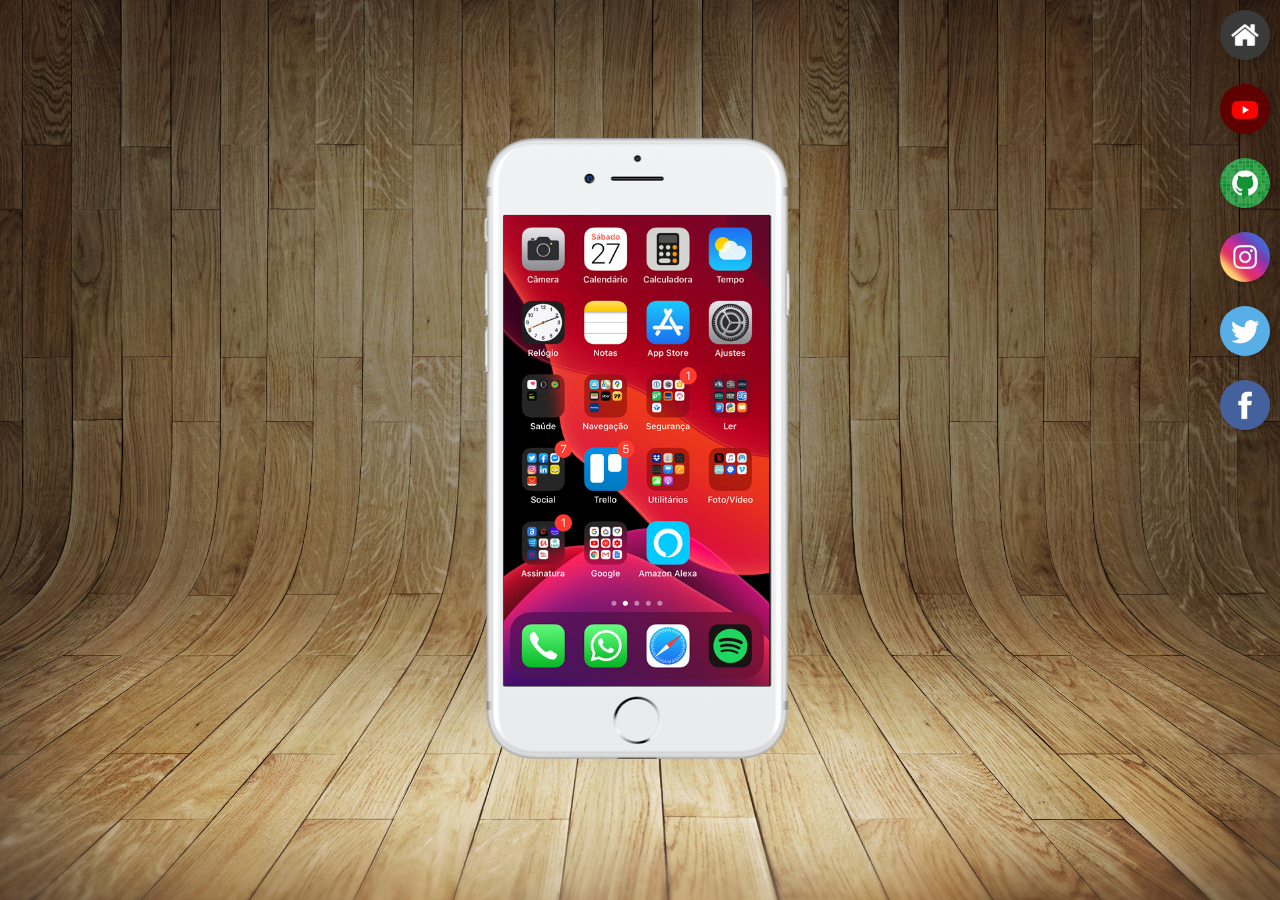
<file: index.html>
<!DOCTYPE html>
<html lang="pt-br">
<head>
    <meta charset="UTF-8">
    <meta name="viewport" content="width=device-width, initial-scale=1.0">
    <title>projeto redes sociais</title>
    <link rel="shortcut icon" href="favicon.ico" type="image/x-icon">
    <link rel="stylesheet" href="estilos/style.css">
</head>
<body>
    <main>
        <section id="telefone">
            <iframe src="home.html" frameborder="0" name="tela" id="tela" >
                seu navegador não é compativel
            </iframe>

        </section>
        
        <section id="redessociais">
            <a href="home.html" target="tela"><img src="imagens/logo-home.jpg" alt="home"></a><br>

            <a href="yotube.html" target="tela"><img src="imagens/logo-youtube.jpg" alt="yotub"></a><br>

            <a href="github.html" target="tela"><img src="imagens/logo-github.jpg" alt="github"></a><br>

            <a href="instagran.html" target="tela"> <img src="imagens/logo-instagram.jpg" alt=""></a><br>

            <a href="twitter.html" target="tela"><img src="imagens/logo-twitter.jpg" alt=""></a><br>

            <a href="facebok.html" target="tela"><img src="imagens/logo-facebook.jpg" alt=""></a><br>
        </section>
    </main>
</body>
</html>
</file>
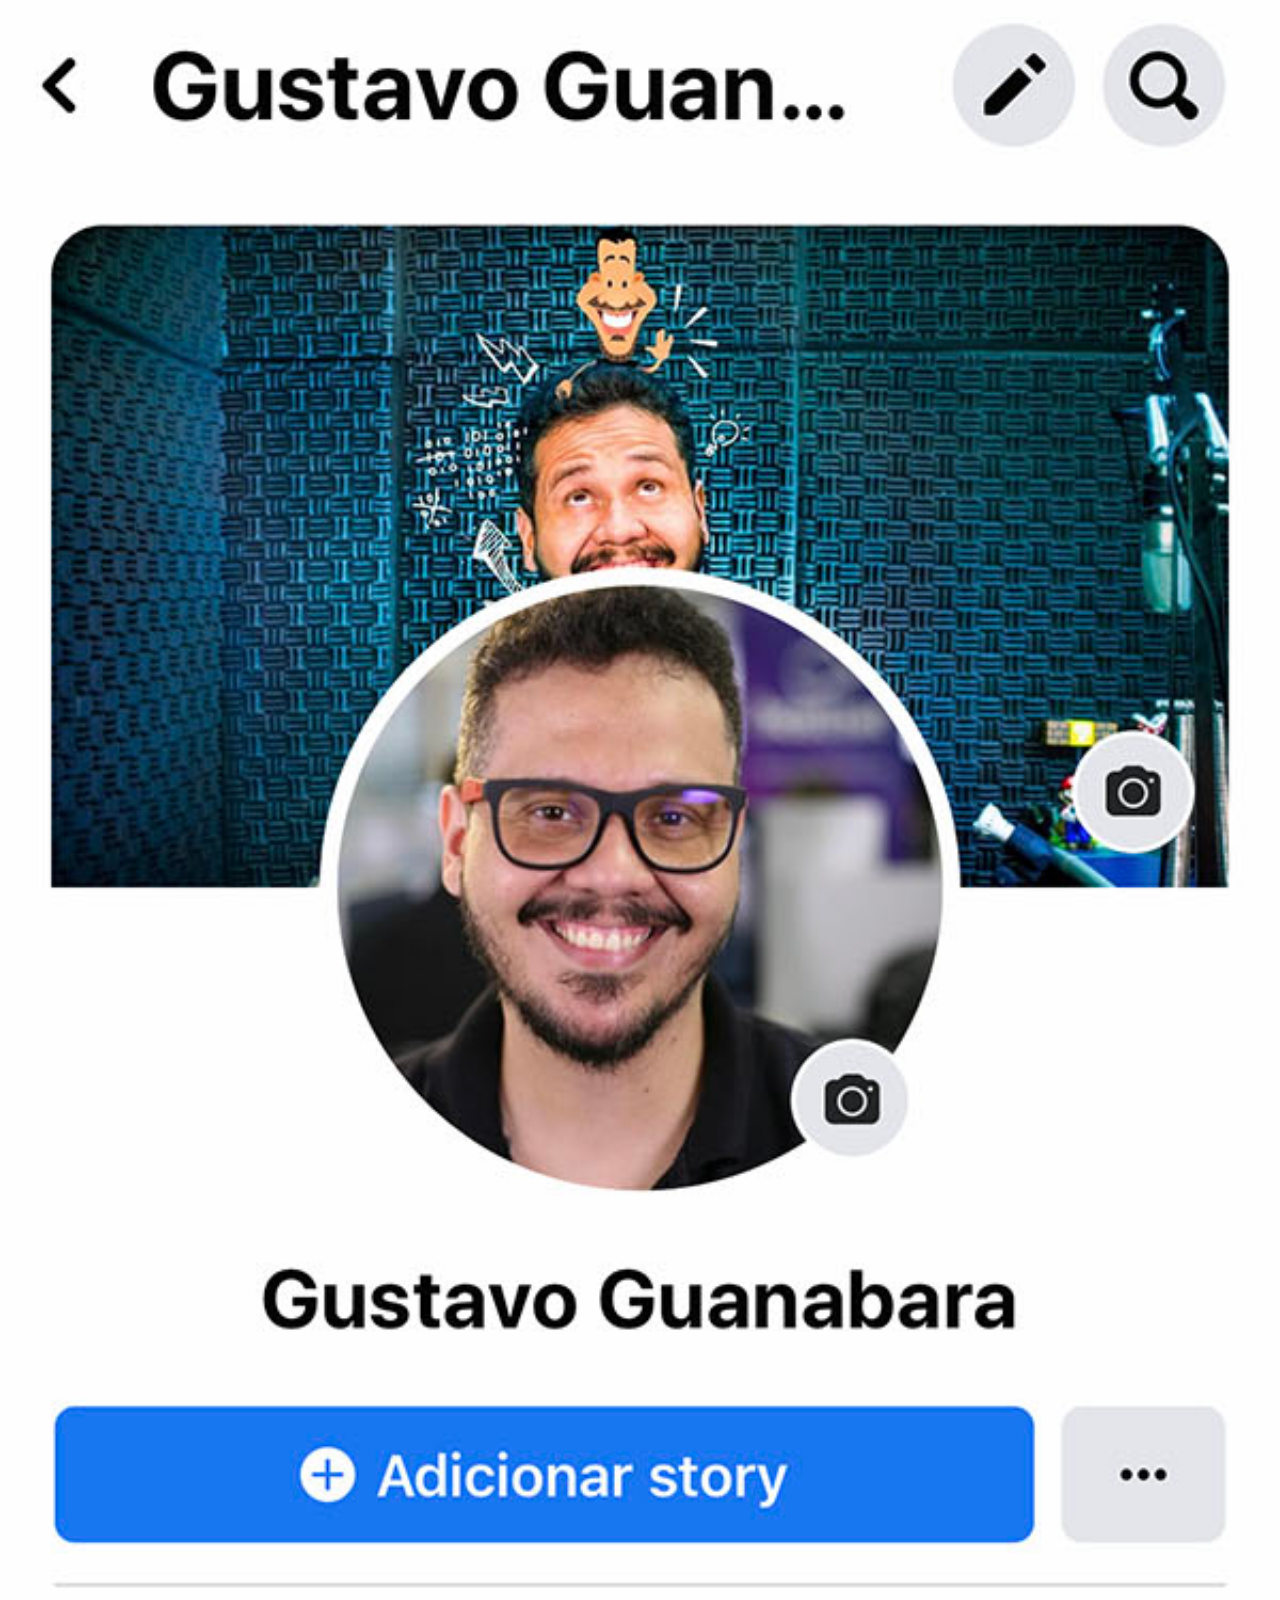
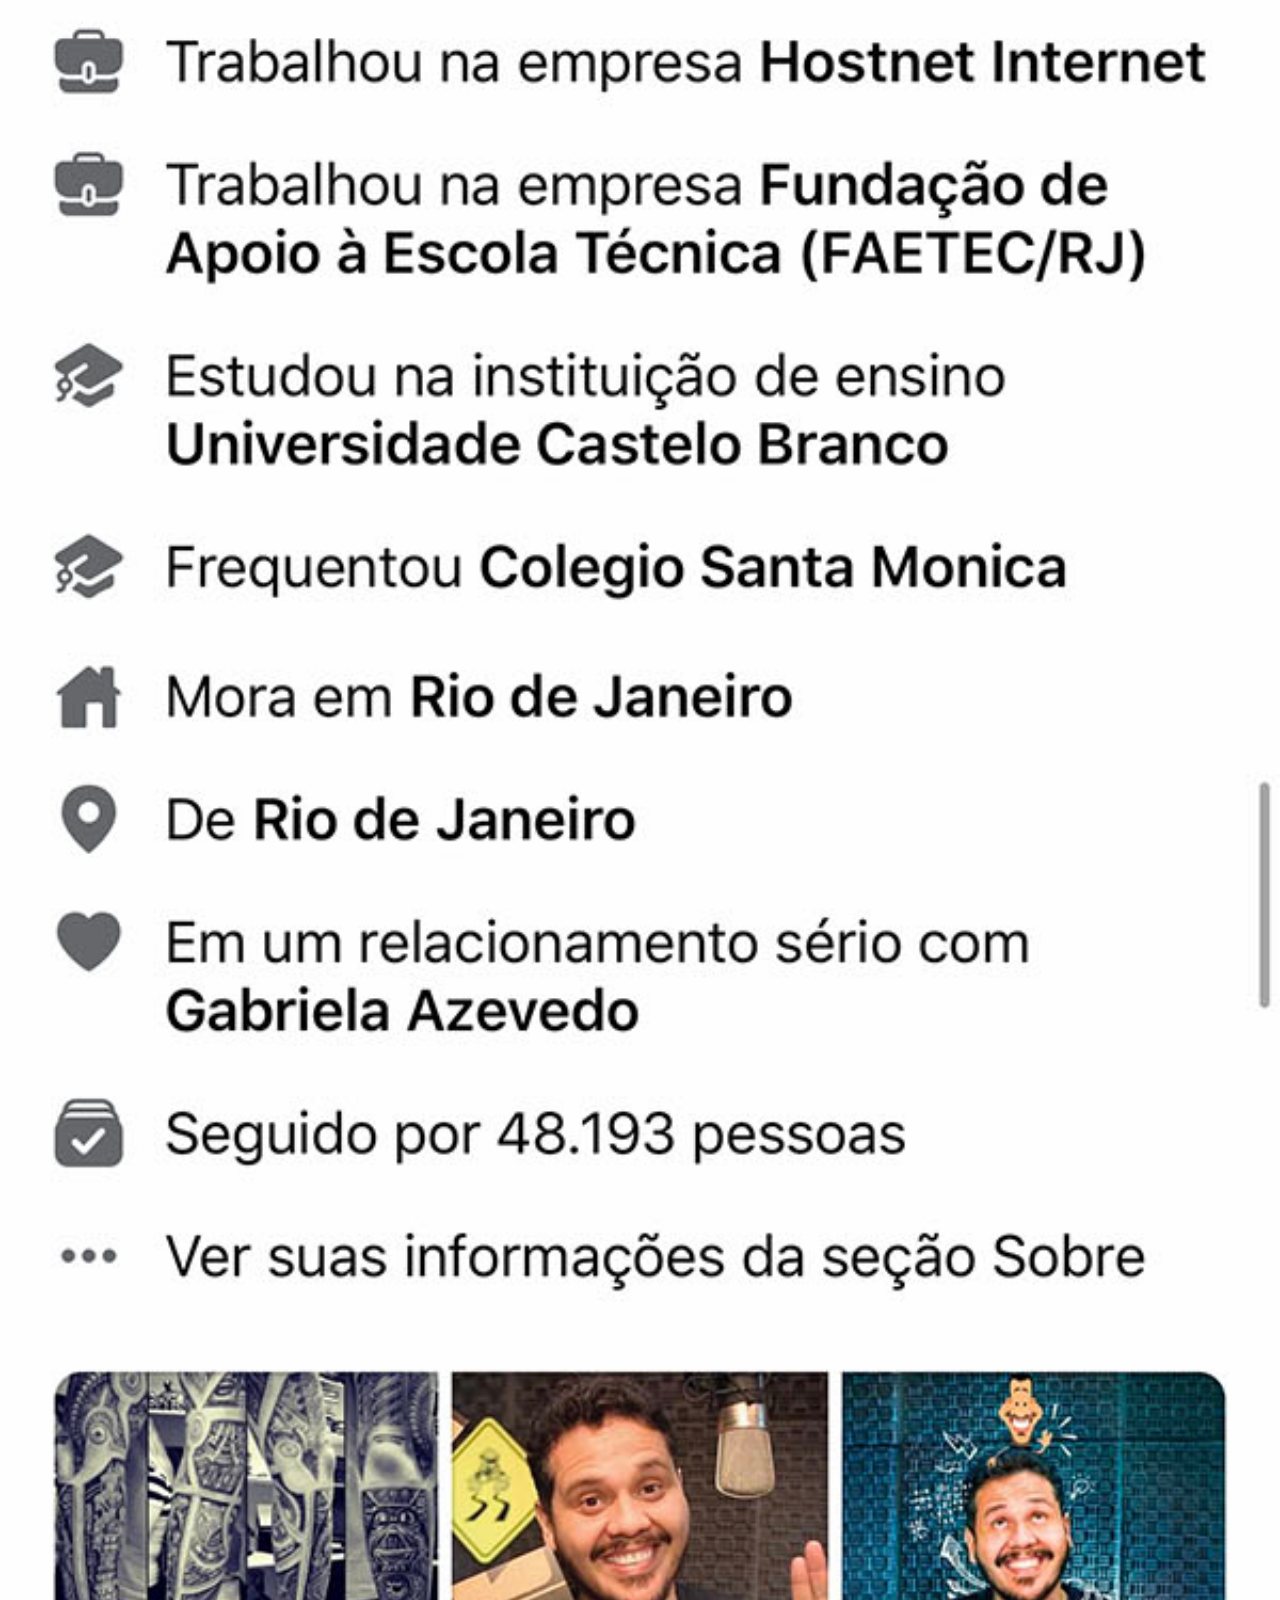
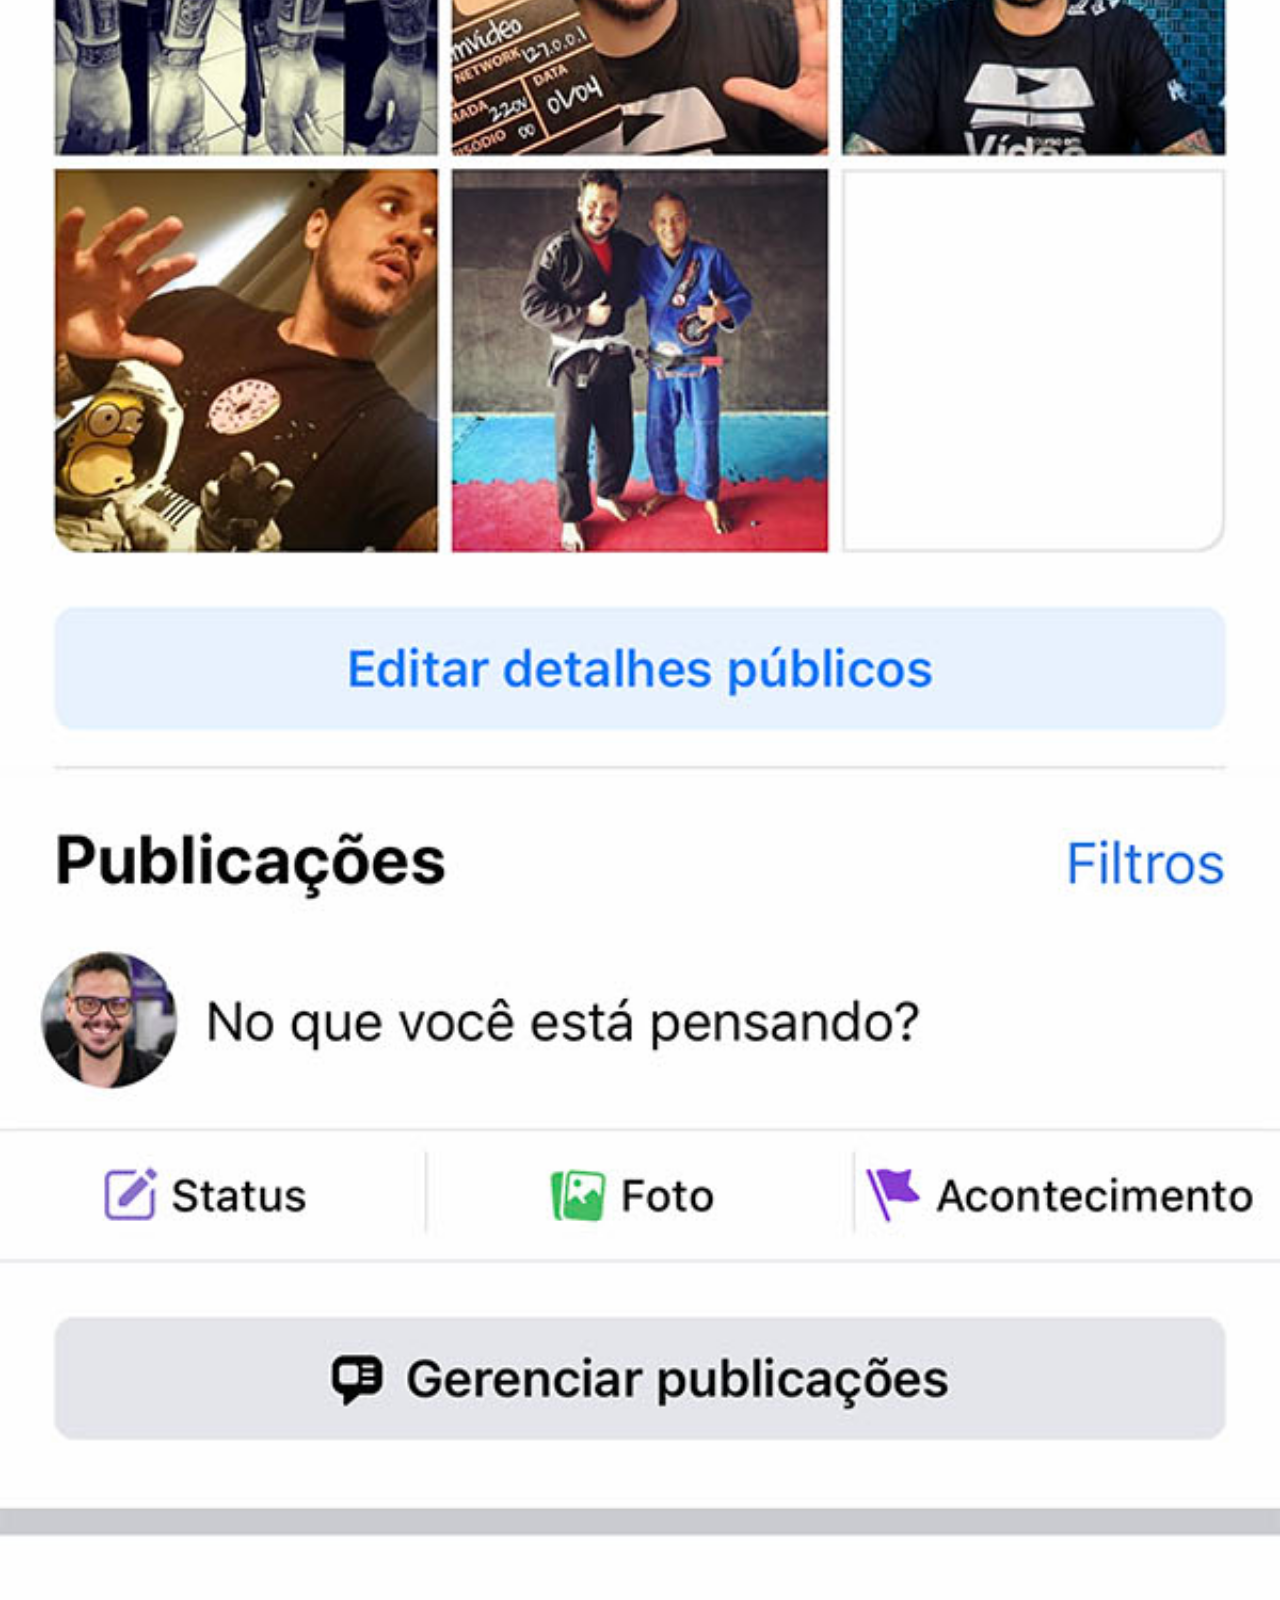
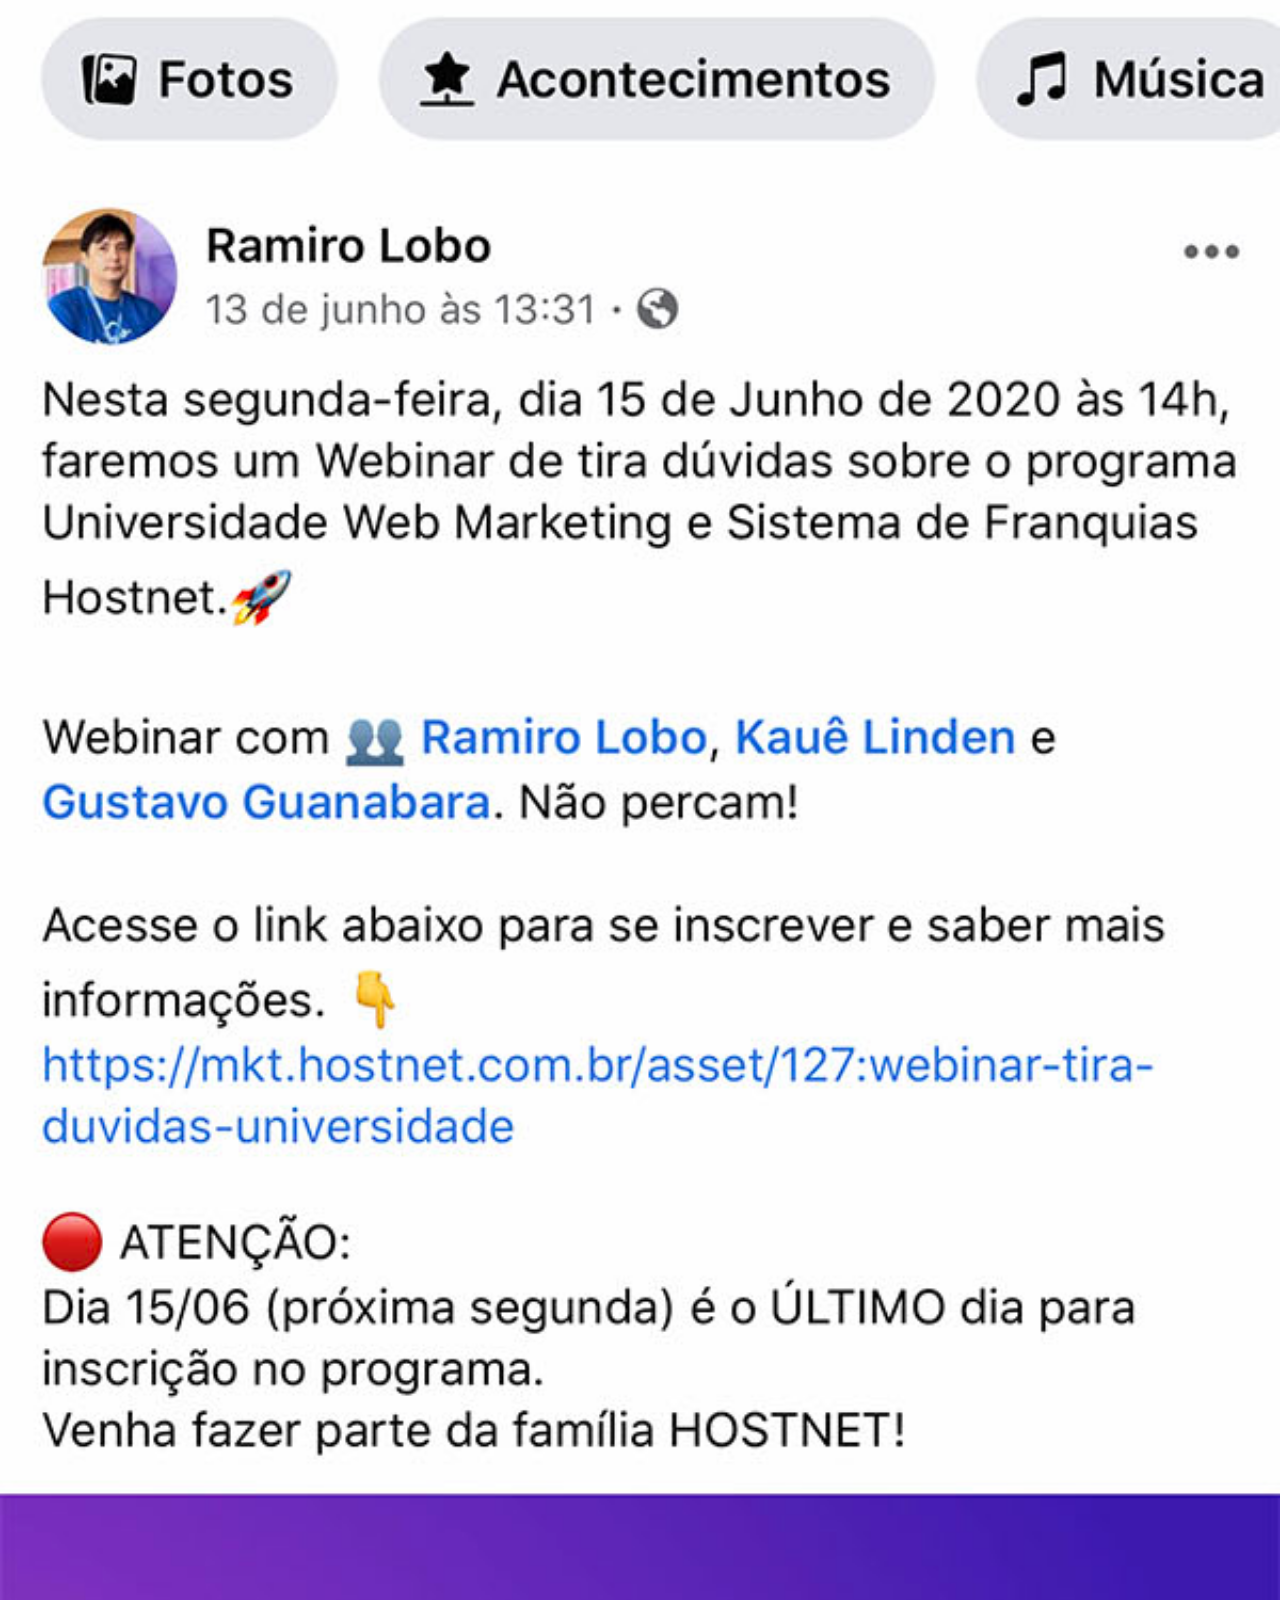
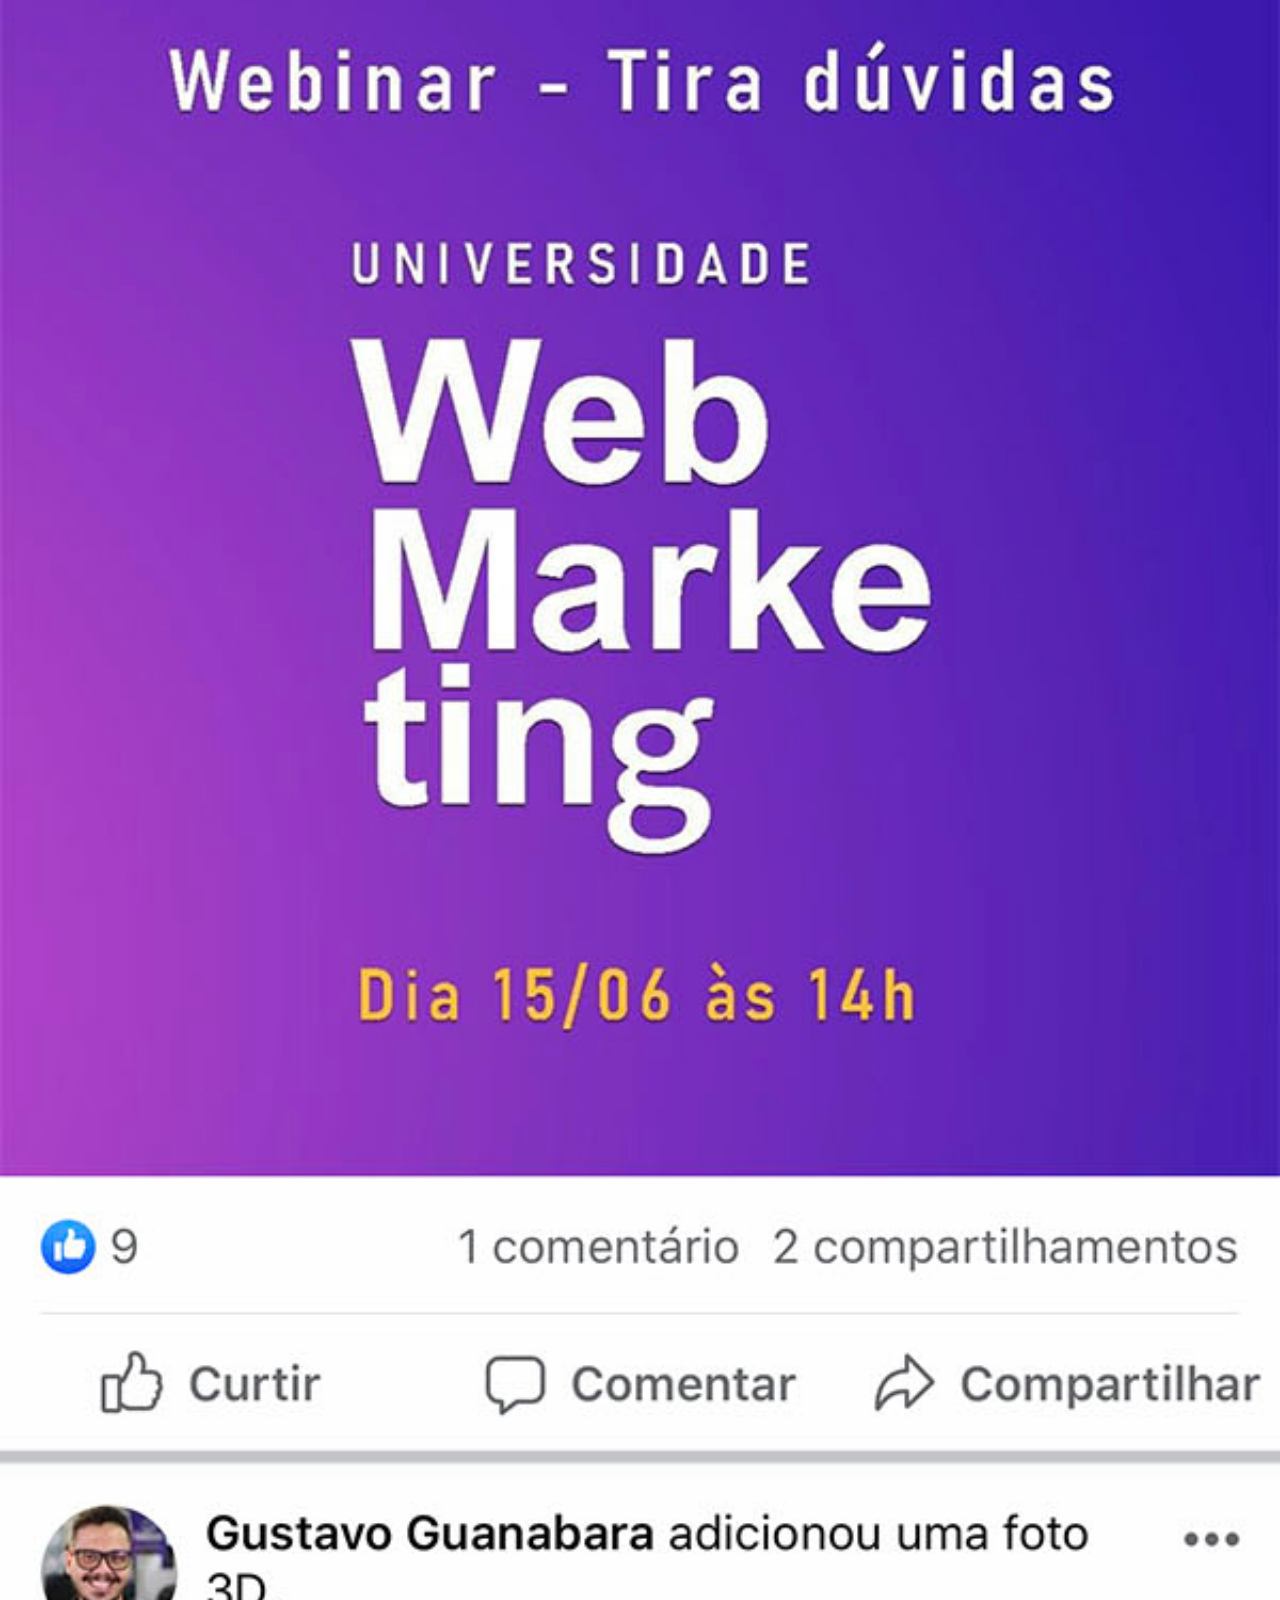
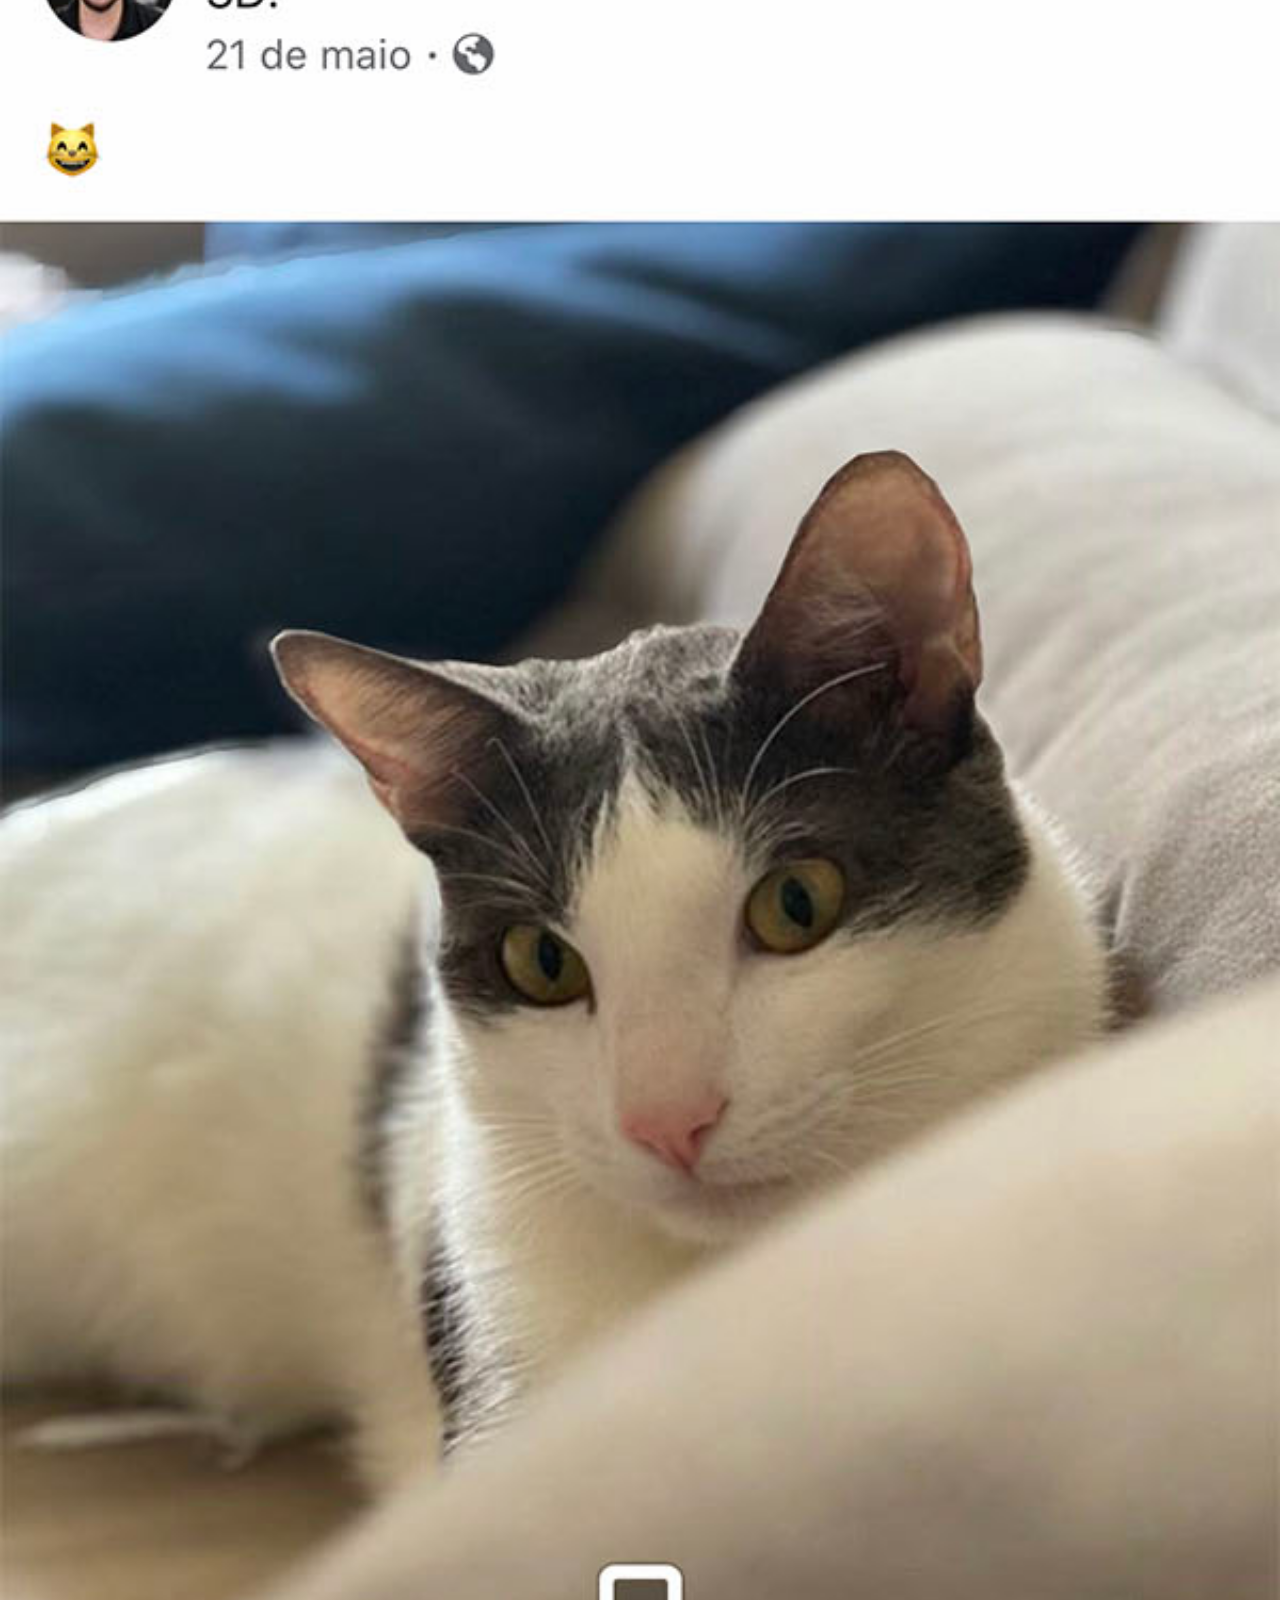
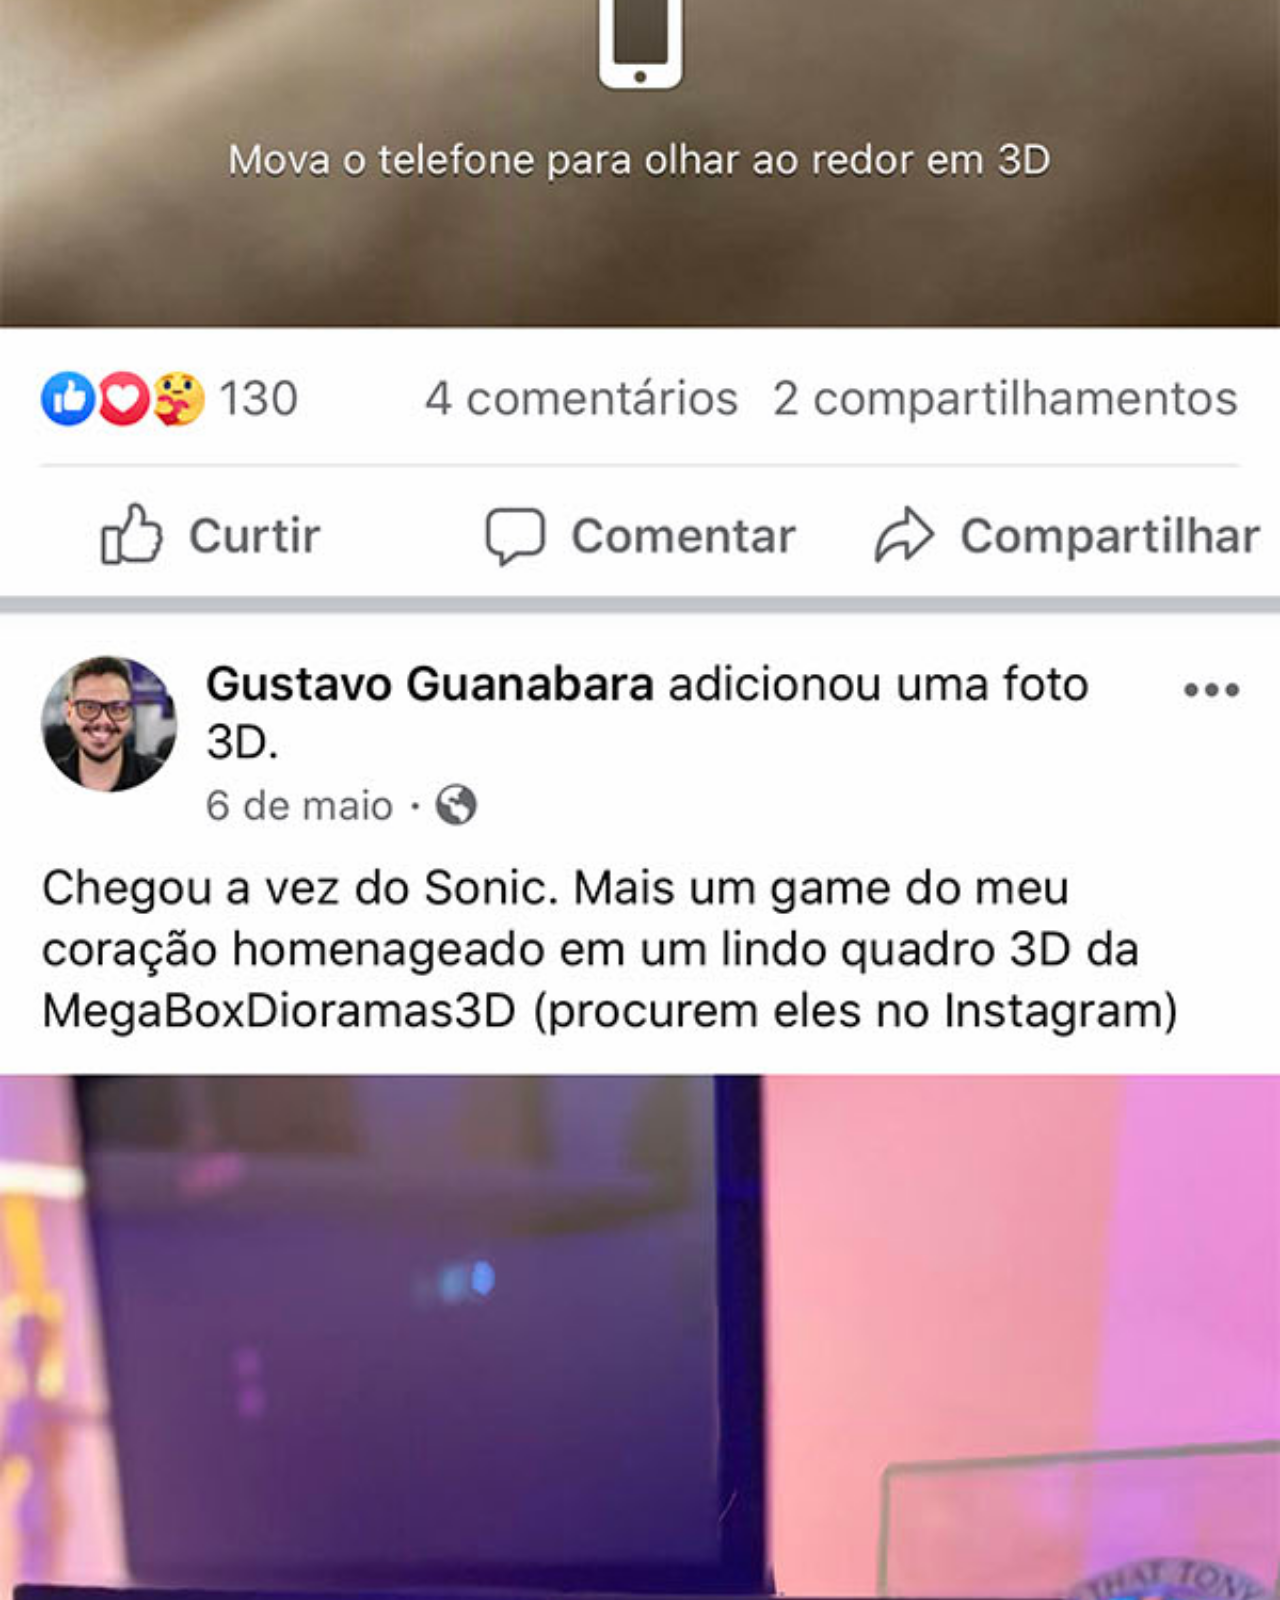
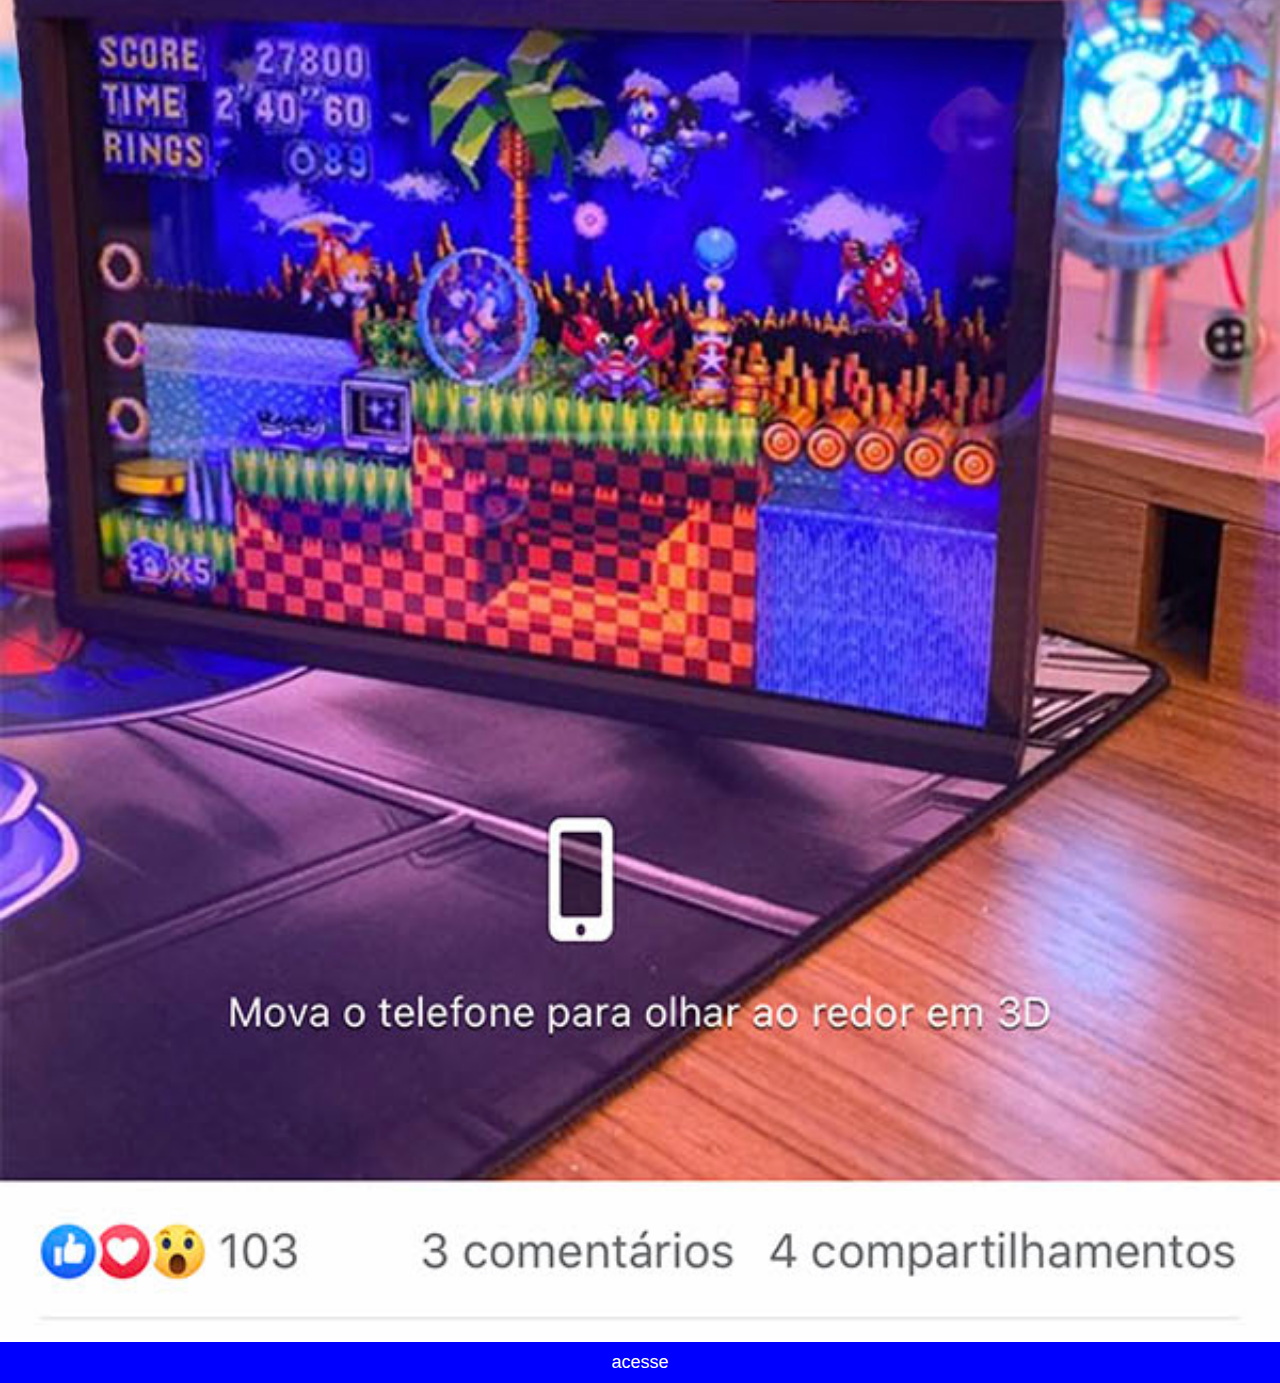
<file: facebok.html>
<!DOCTYPE html>
<html lang="pt-br">
<head>
    <meta charset="UTF-8">
    <meta name="viewport" content="width=device-width, initial-scale=1.0">
    <title>pagina do facebok</title>
    <link rel="stylesheet" href="estilos/social.css">
</head>
<body>
    <img src="imagens/tela-facebook.jpg" alt="facebok">
    <a href="https://www.facebook.com/?locale=pt_BR"target="_blank">acesse</a>
</body>
</html>
</file>
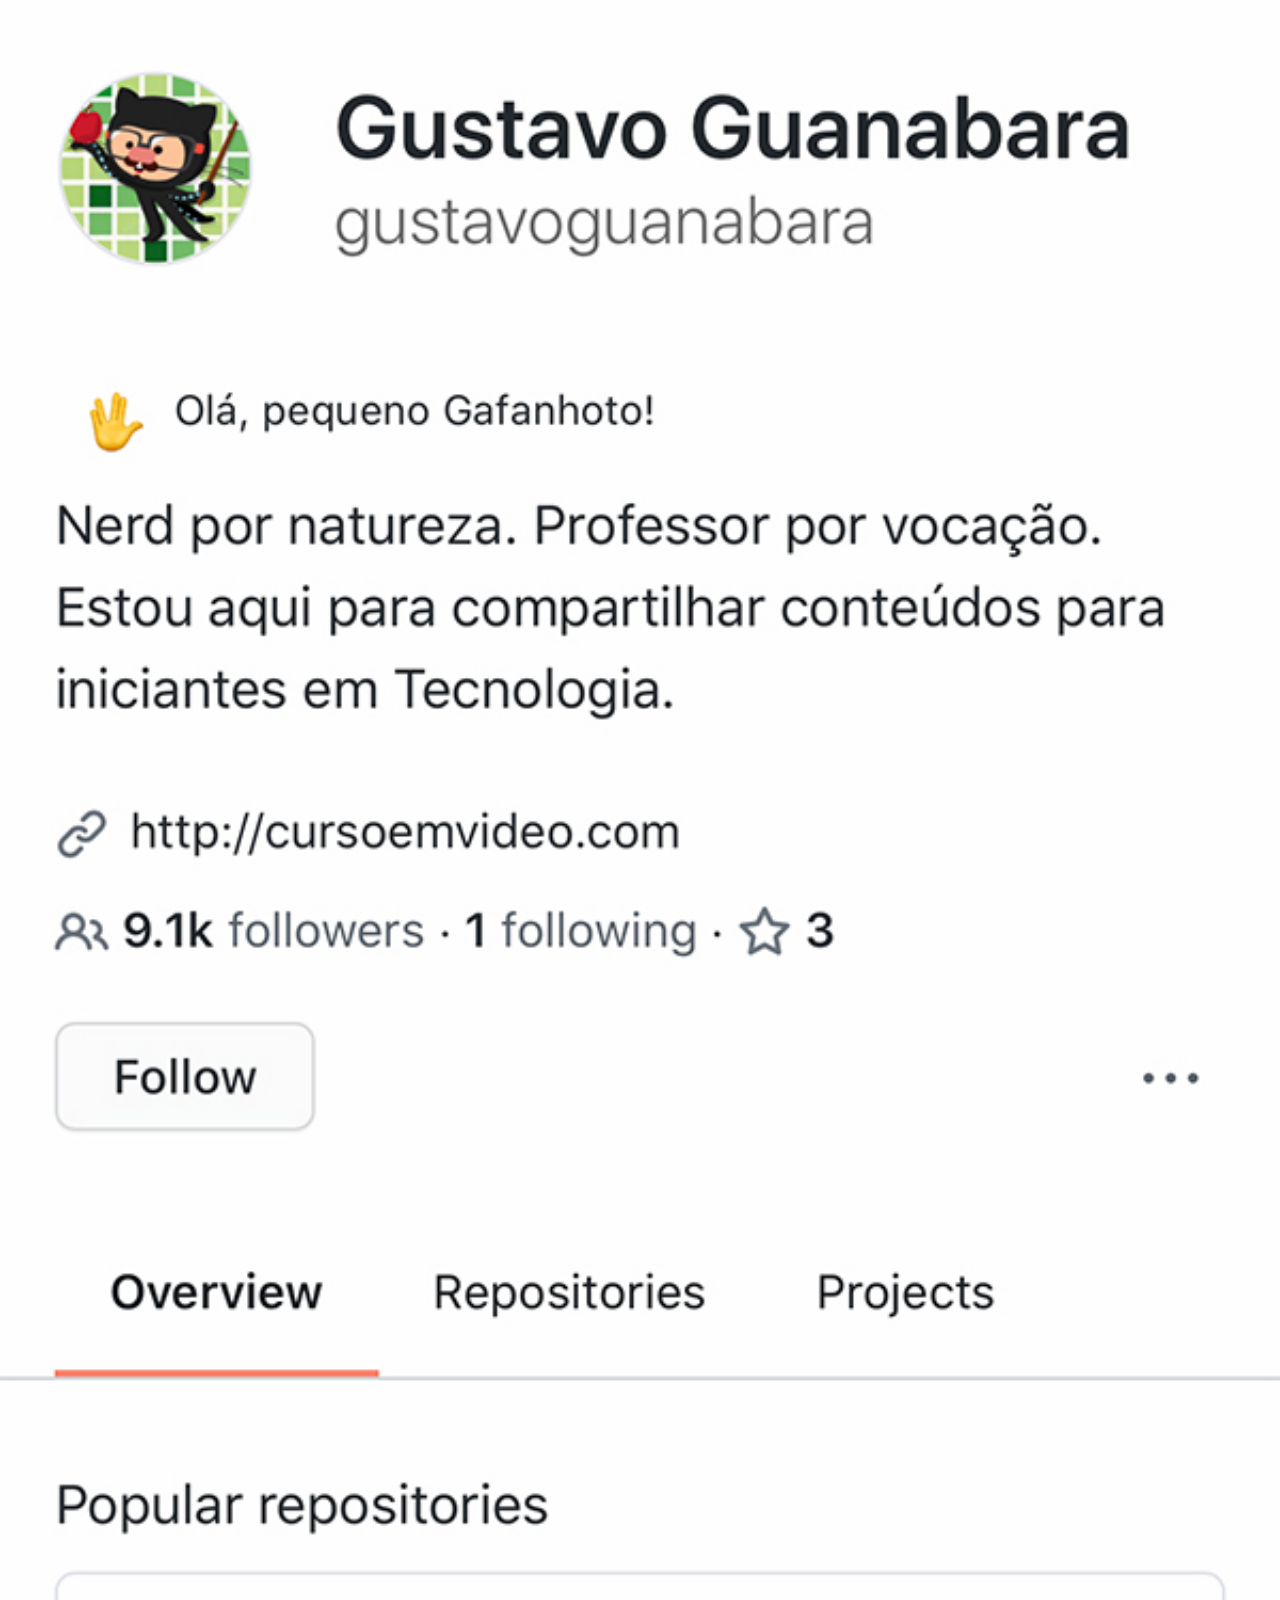
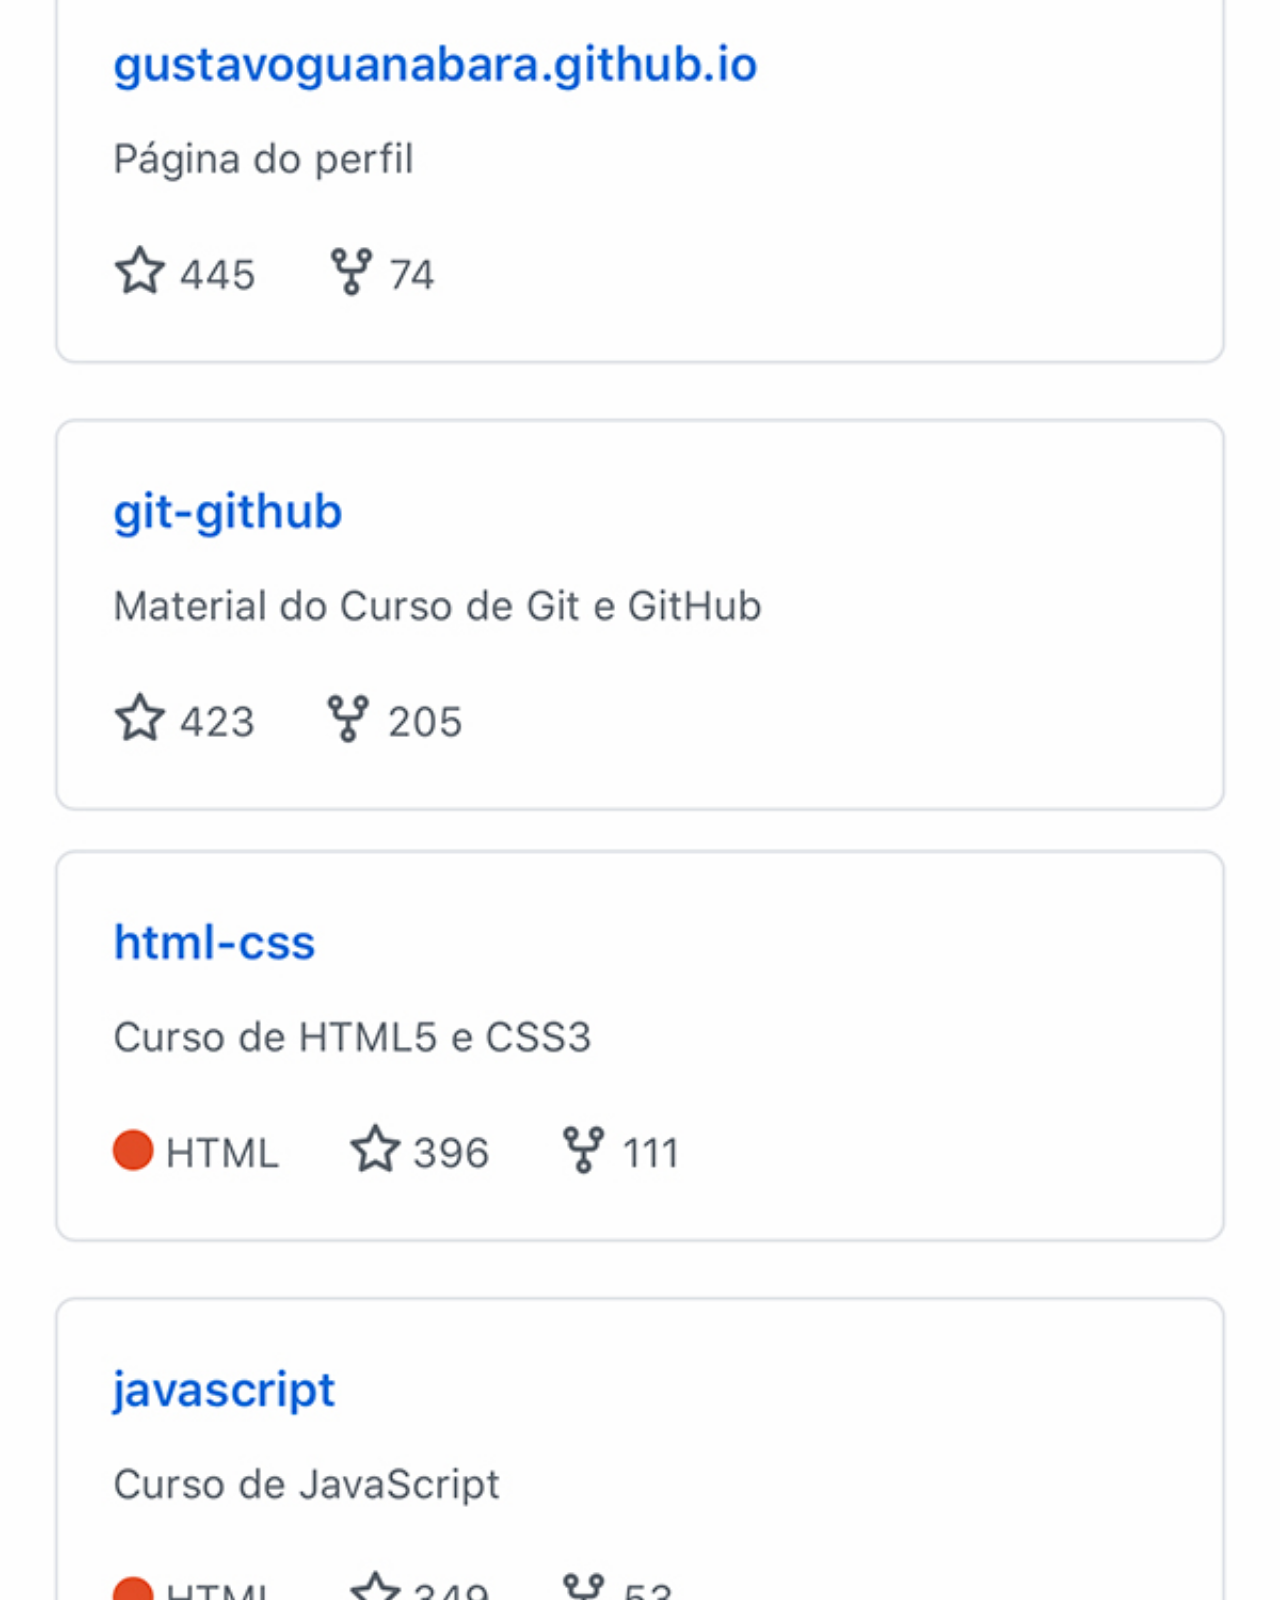
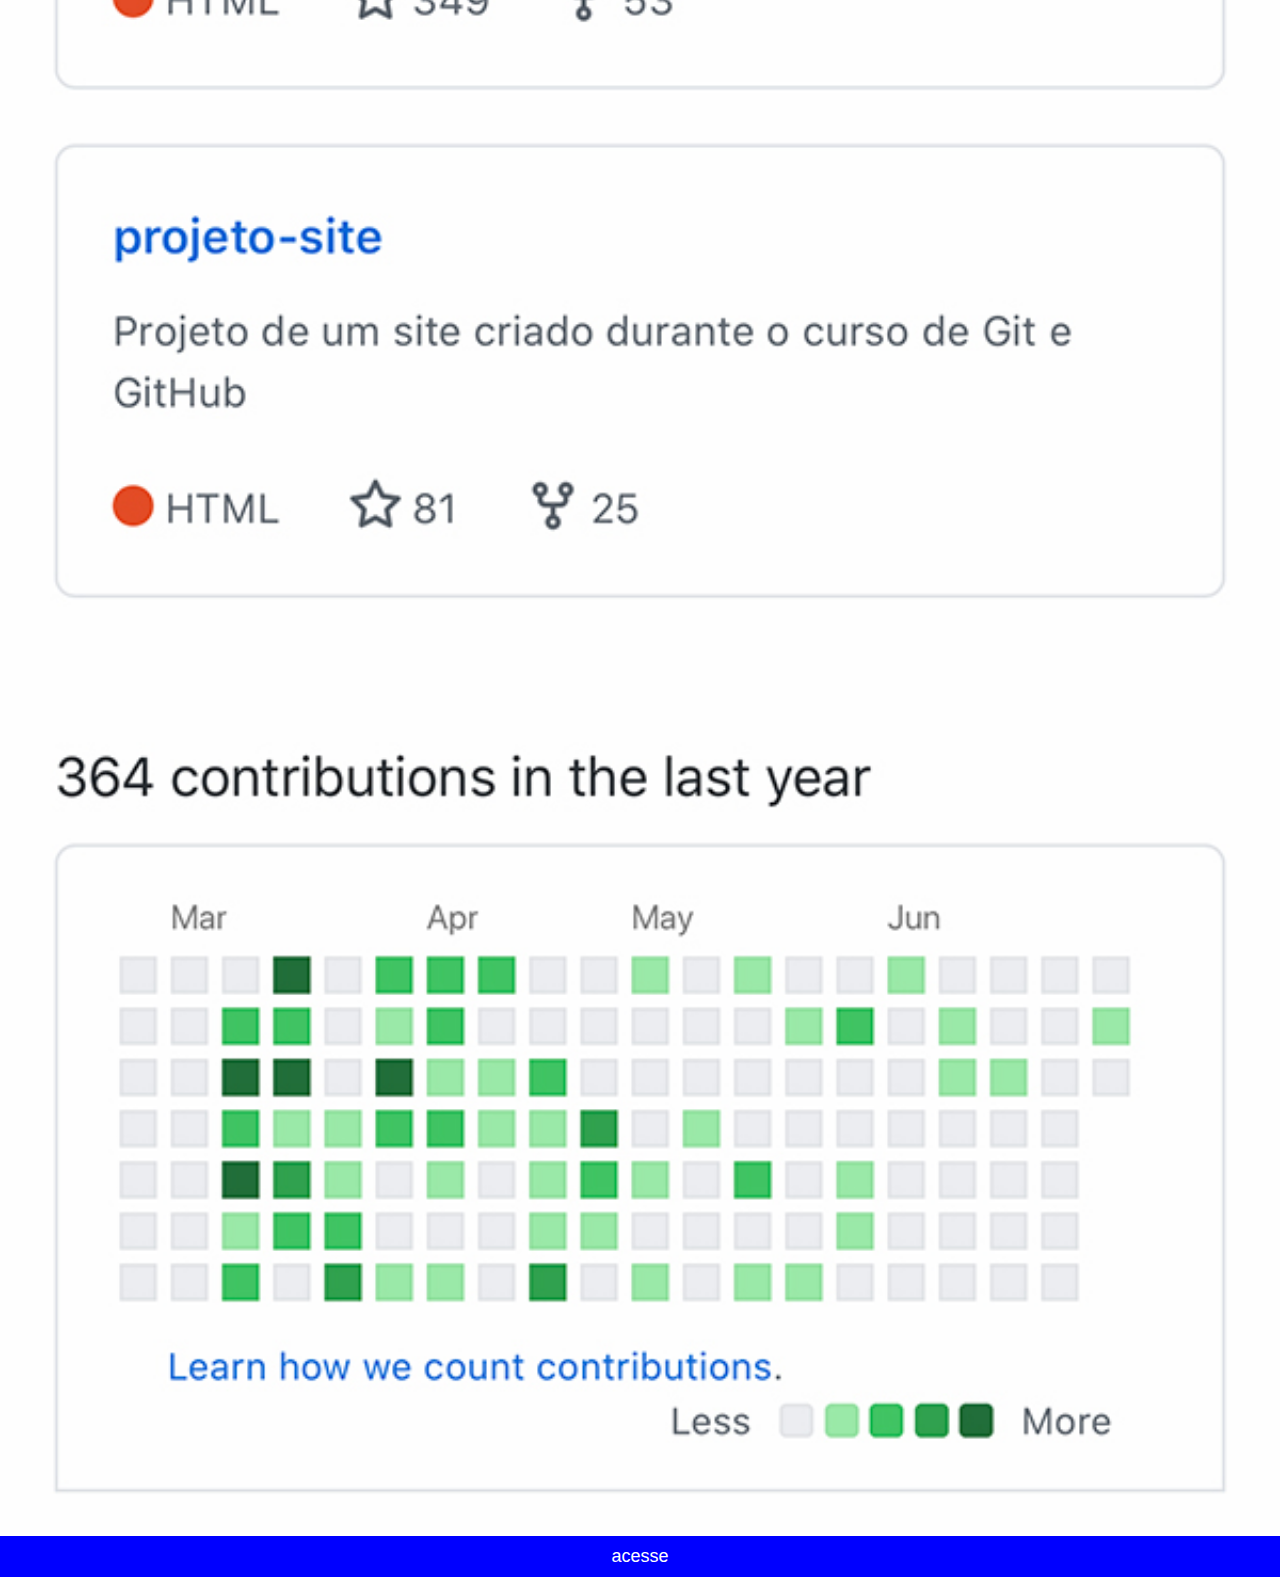
<file: github.html>
<!DOCTYPE html>
<html lang="pt-br">
<head>
    <meta charset="UTF-8">
    <meta name="viewport" content="width=device-width, initial-scale=1.0">
    <title>pagina github</title>
    <link rel="stylesheet" href="estilos/social.css">
</head>
<body>
    <img src="imagens/tela-github.jpg" alt="github">
    <a href="https://github.com/gustavoguanabara"target="_blank">acesse</a>
</body>
</html>
</file>
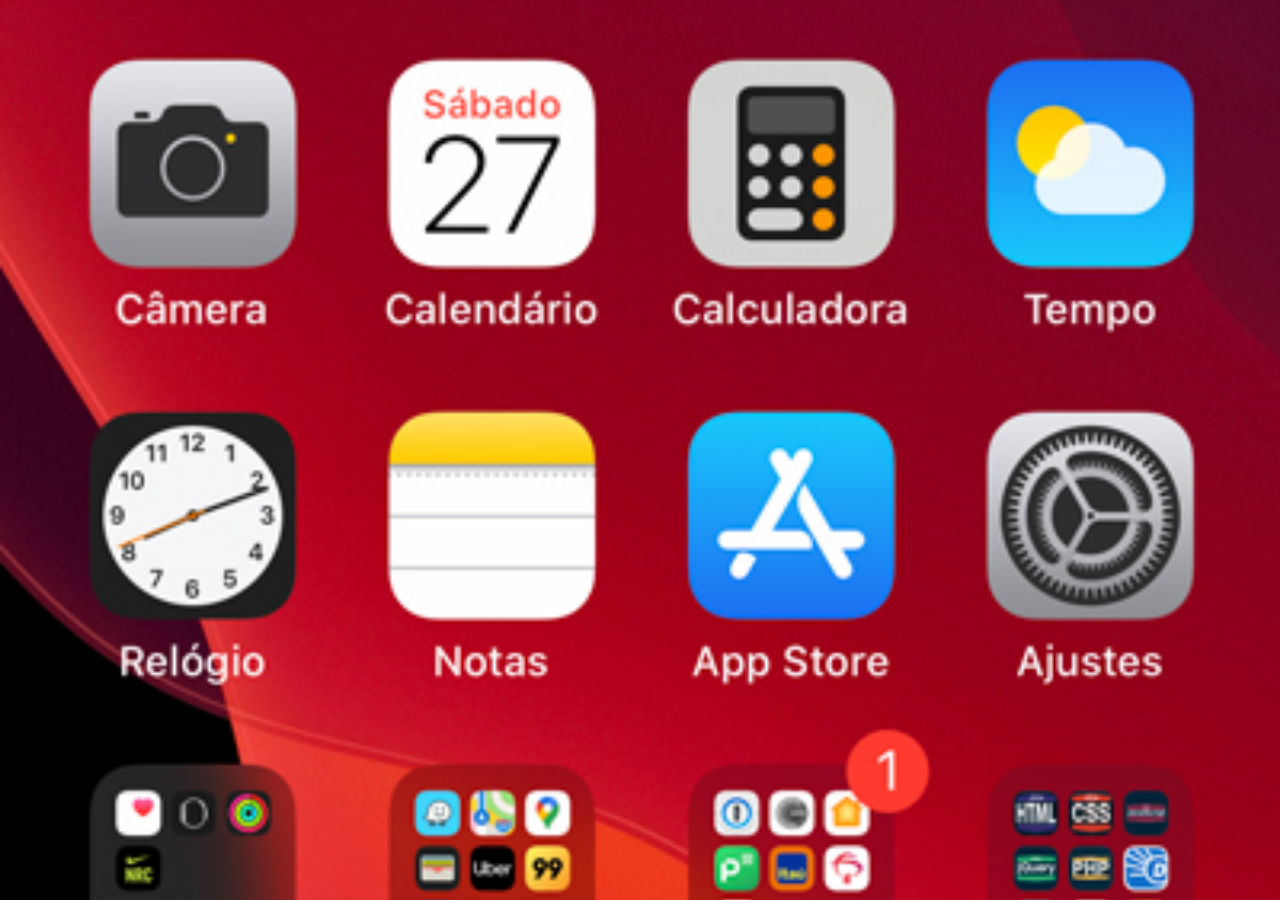
<file: home.html>
<!DOCTYPE html>
<html lang="pt-br">
<head>
    <meta charset="UTF-8">
    <meta name="viewport" content="width=device-width, initial-scale=1.0">
    <title>home</title>
    <style>
        *{
            margin: 0px;
            padding: 0px;
        }
        body{
            
            width: 100vw;
            height: 100vh;
            background-color: black;
            background-image: url('imagens/tela-home.jpg');
            background-repeat: no-repeat;
            background-position: center top;
            background-size: cover;


        }
    </style>
</head>
<body>
    
</body>
</html>
</file>
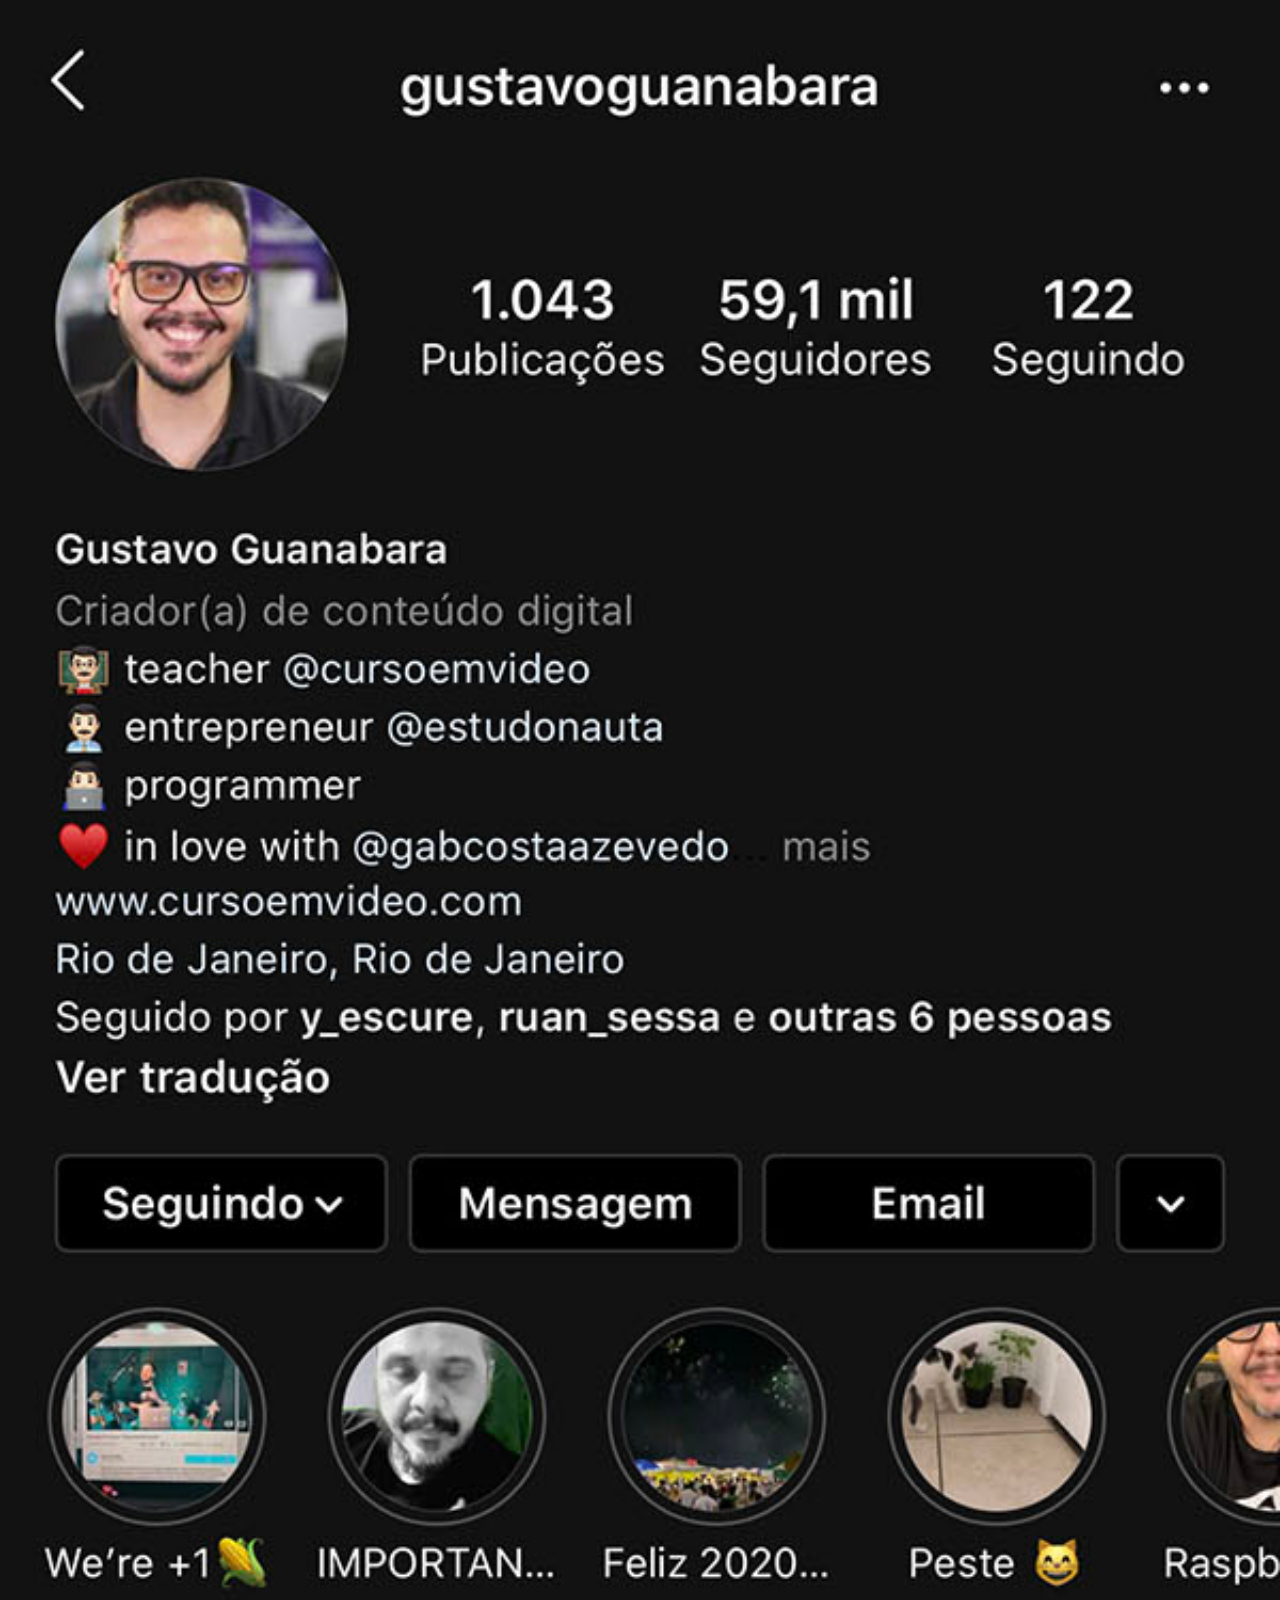
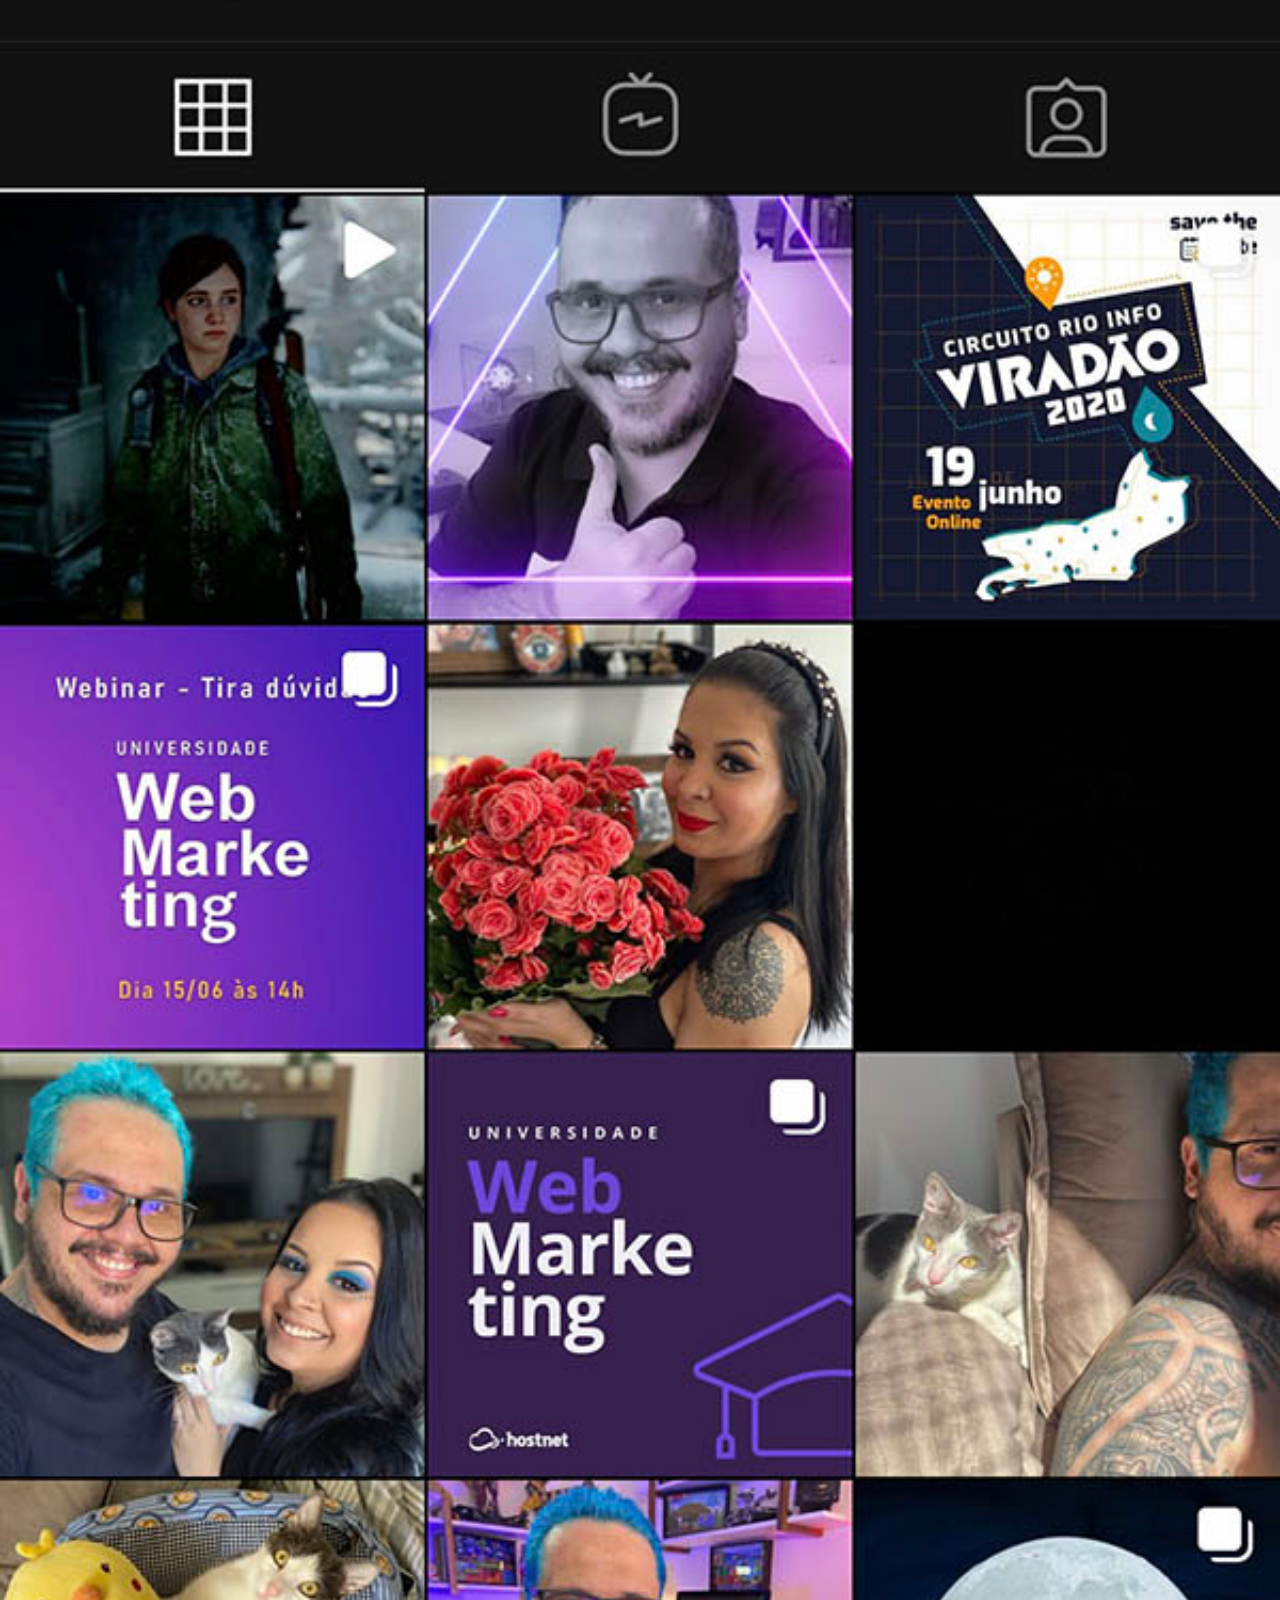
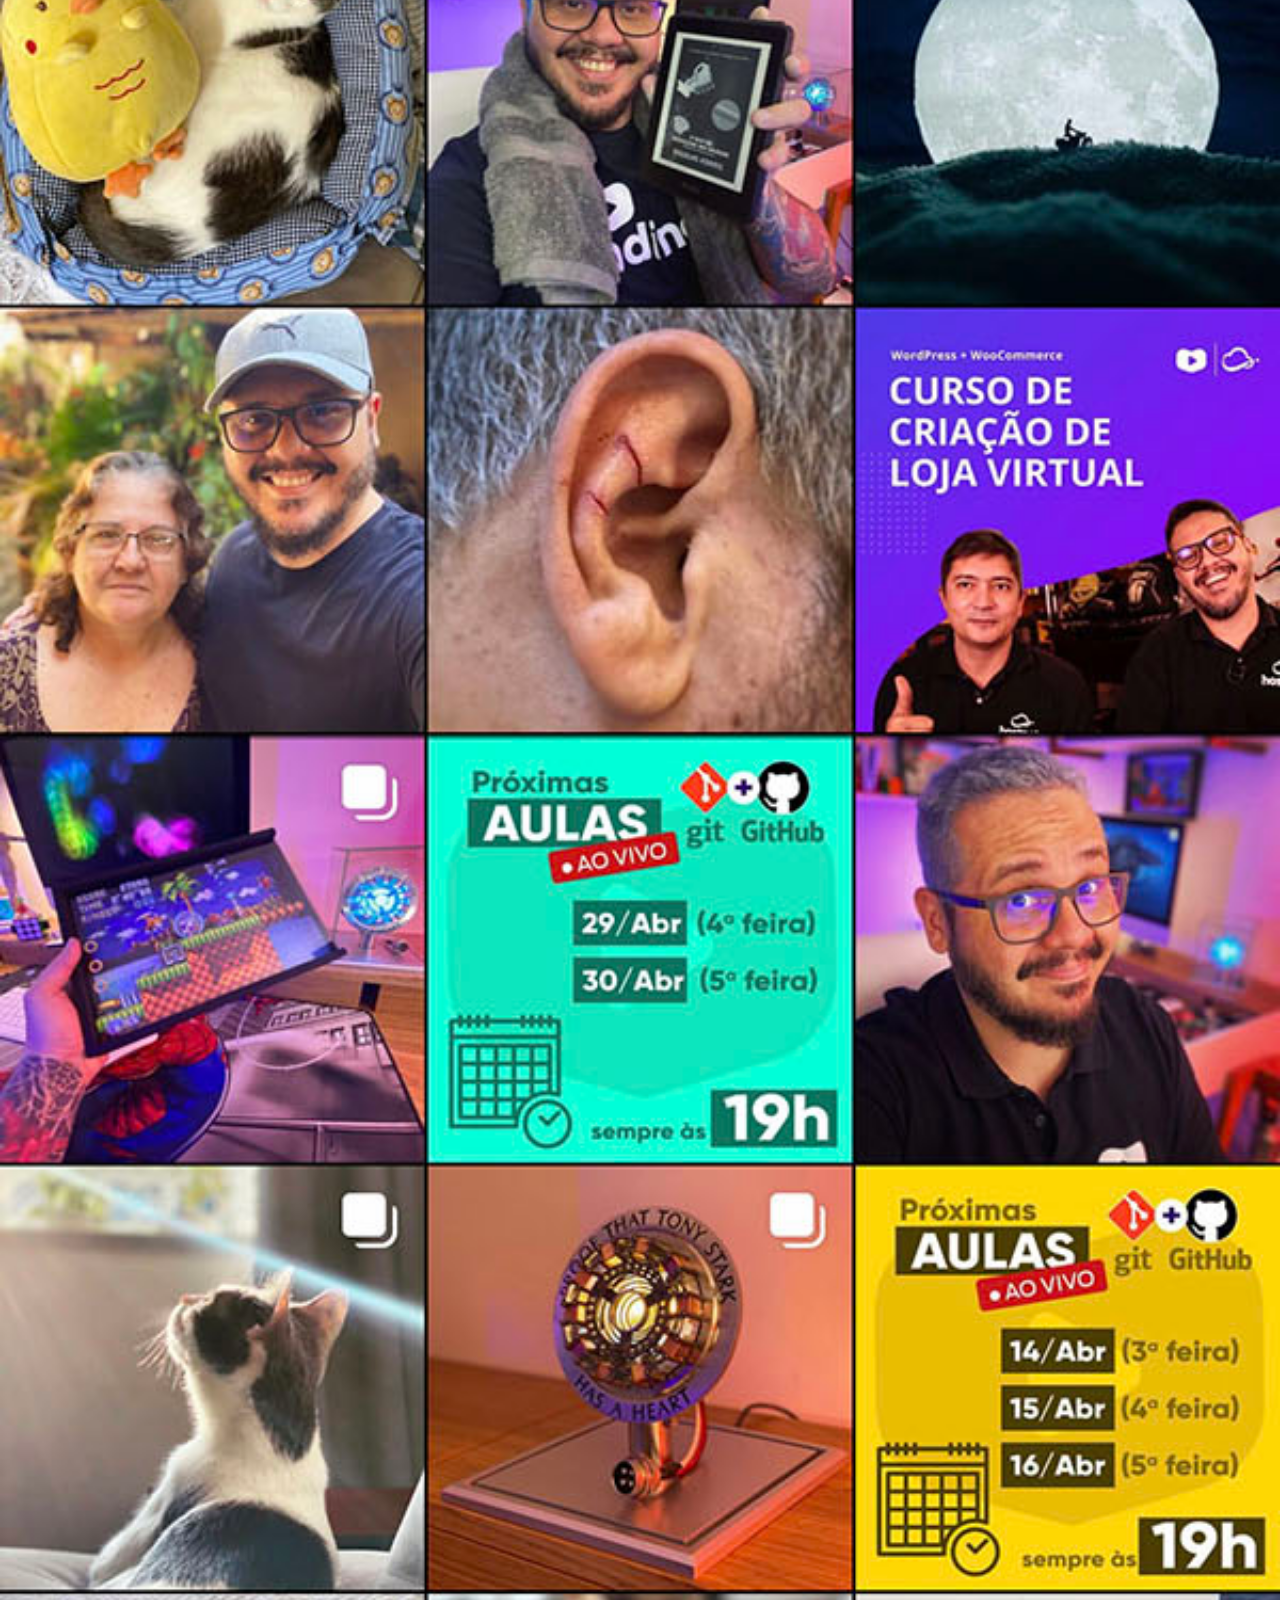
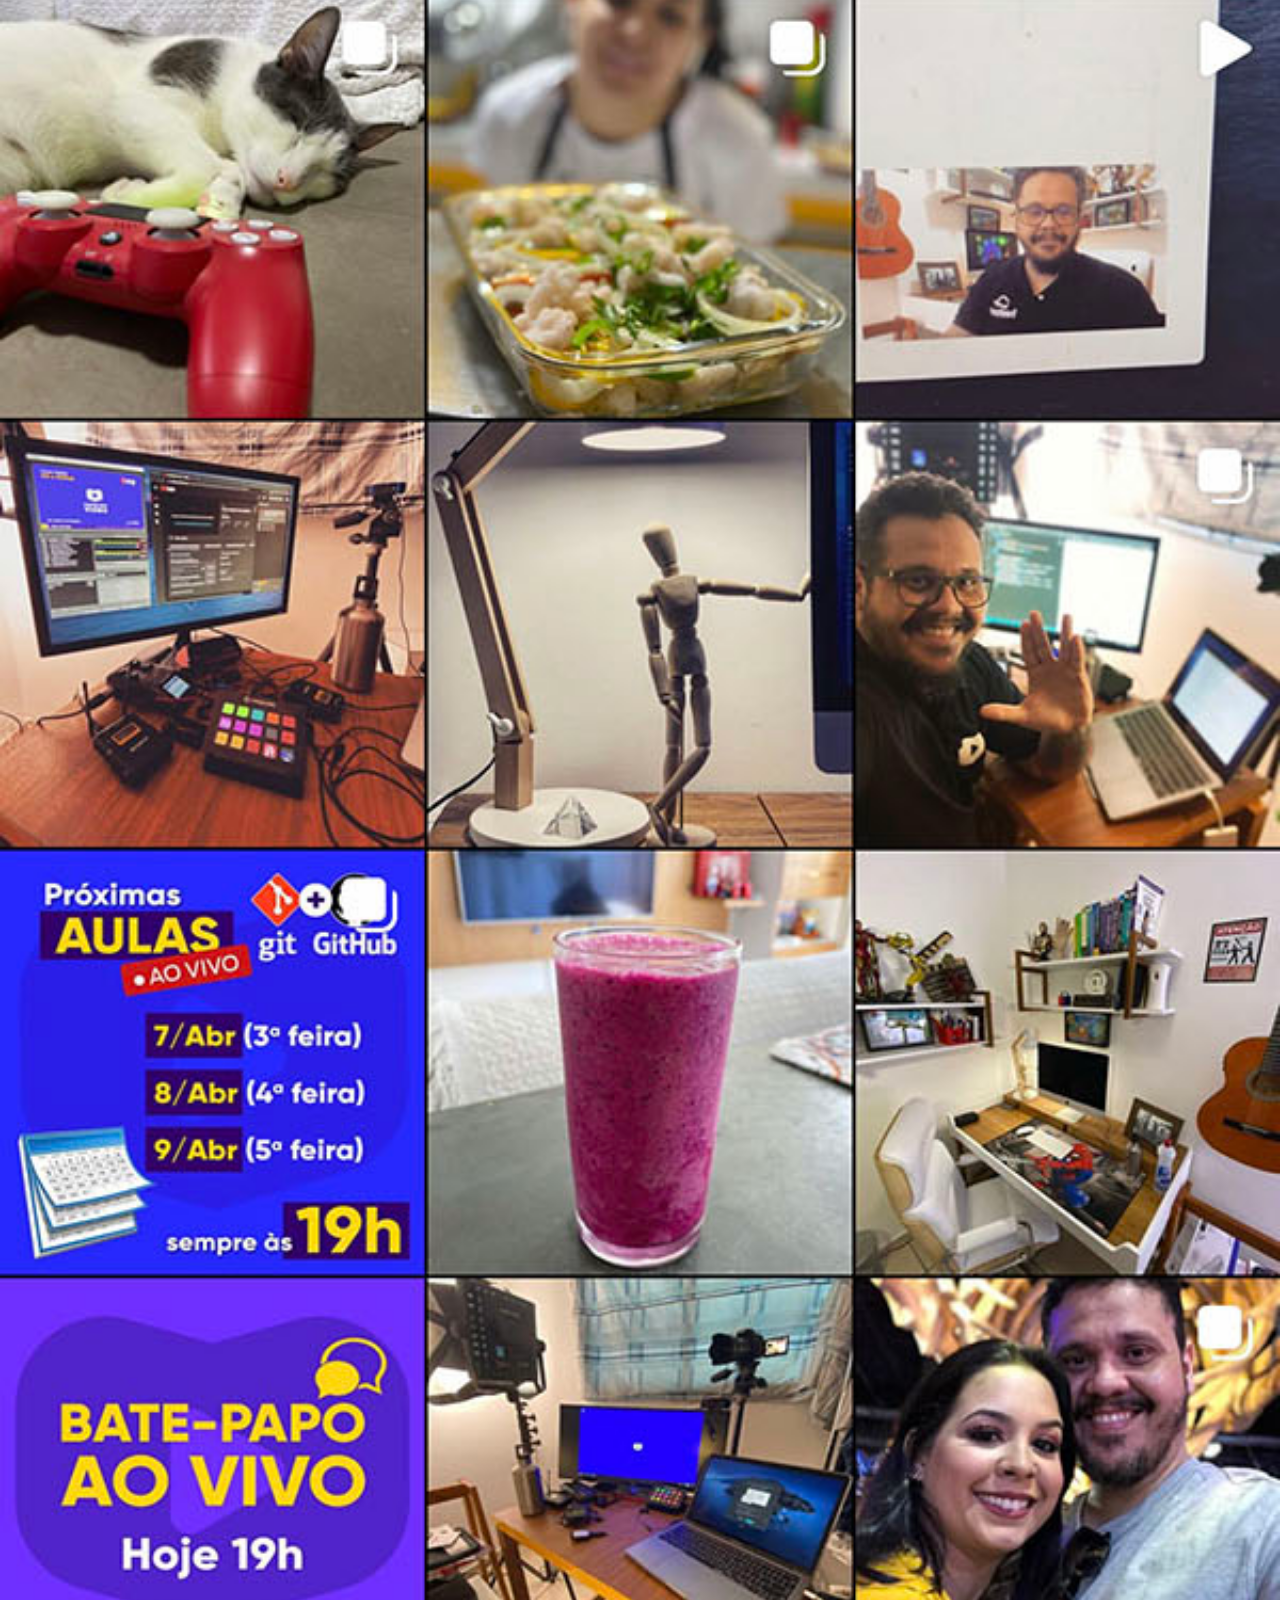
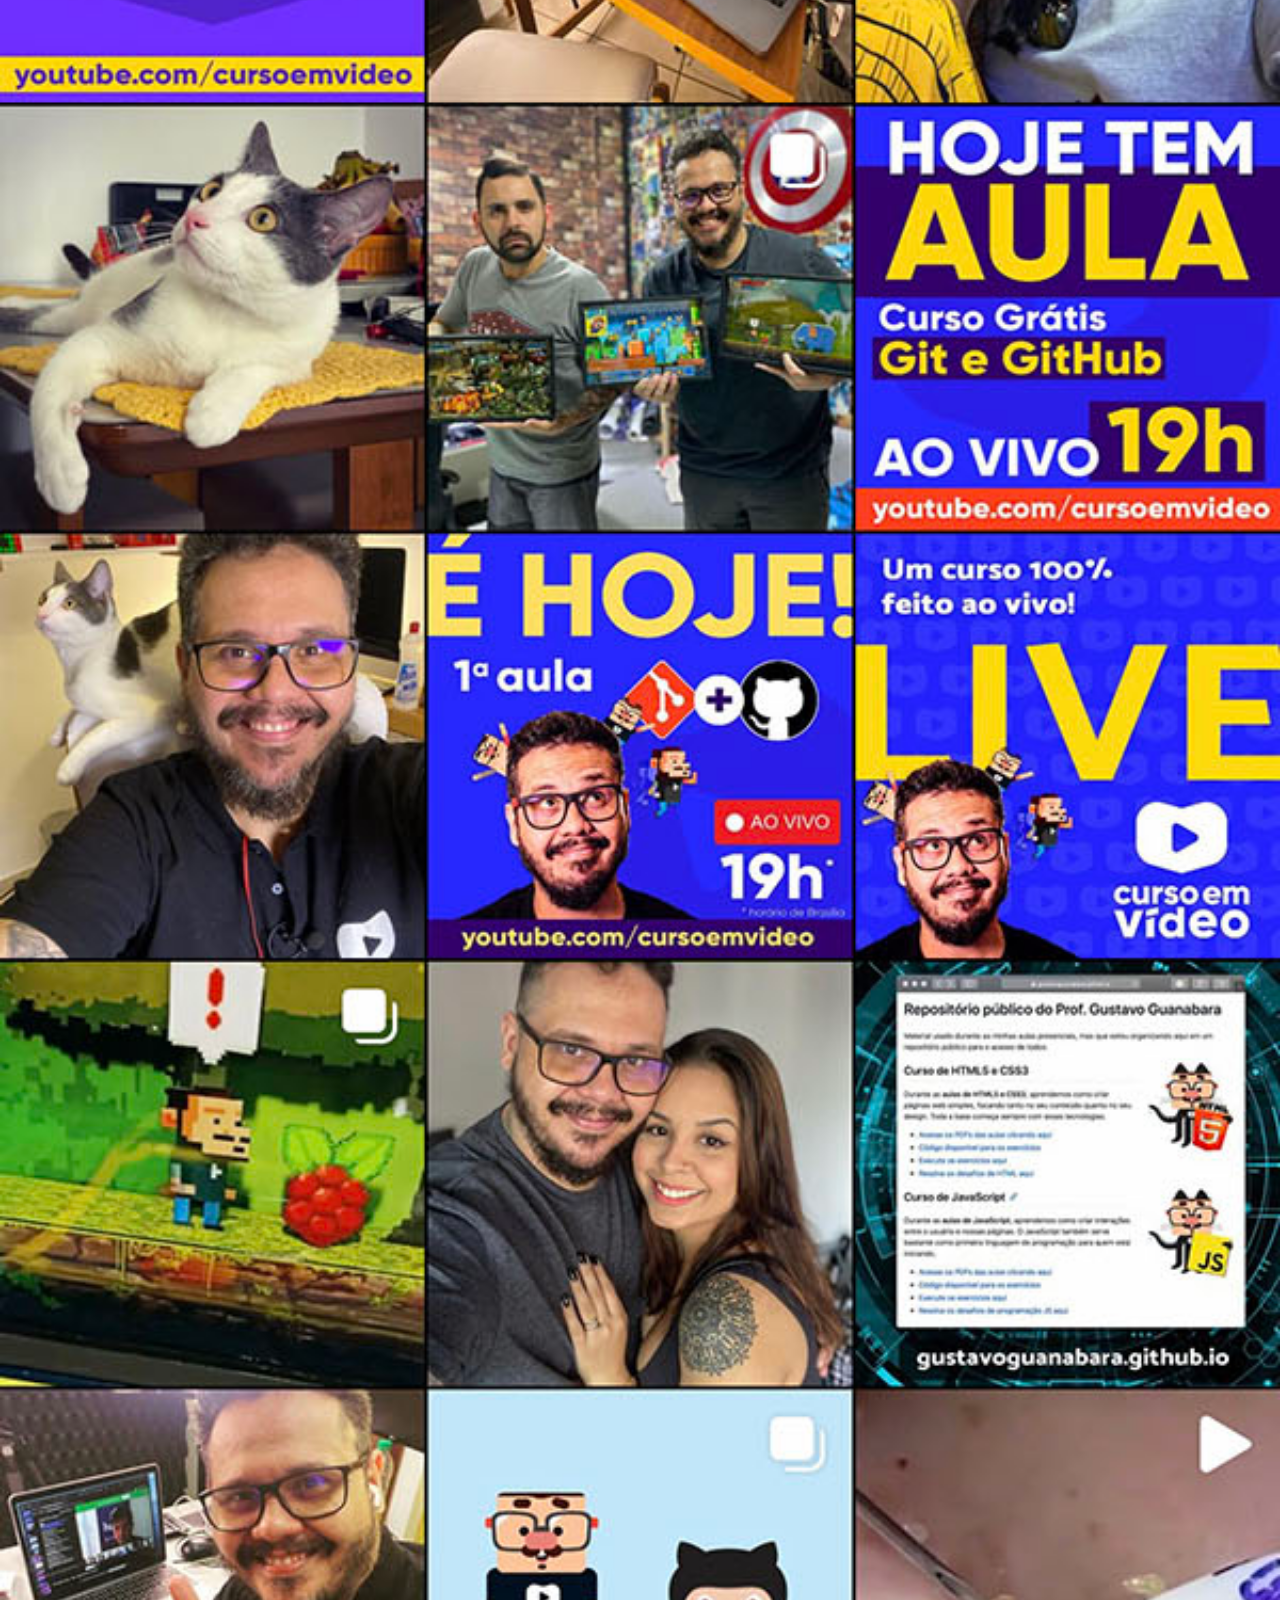
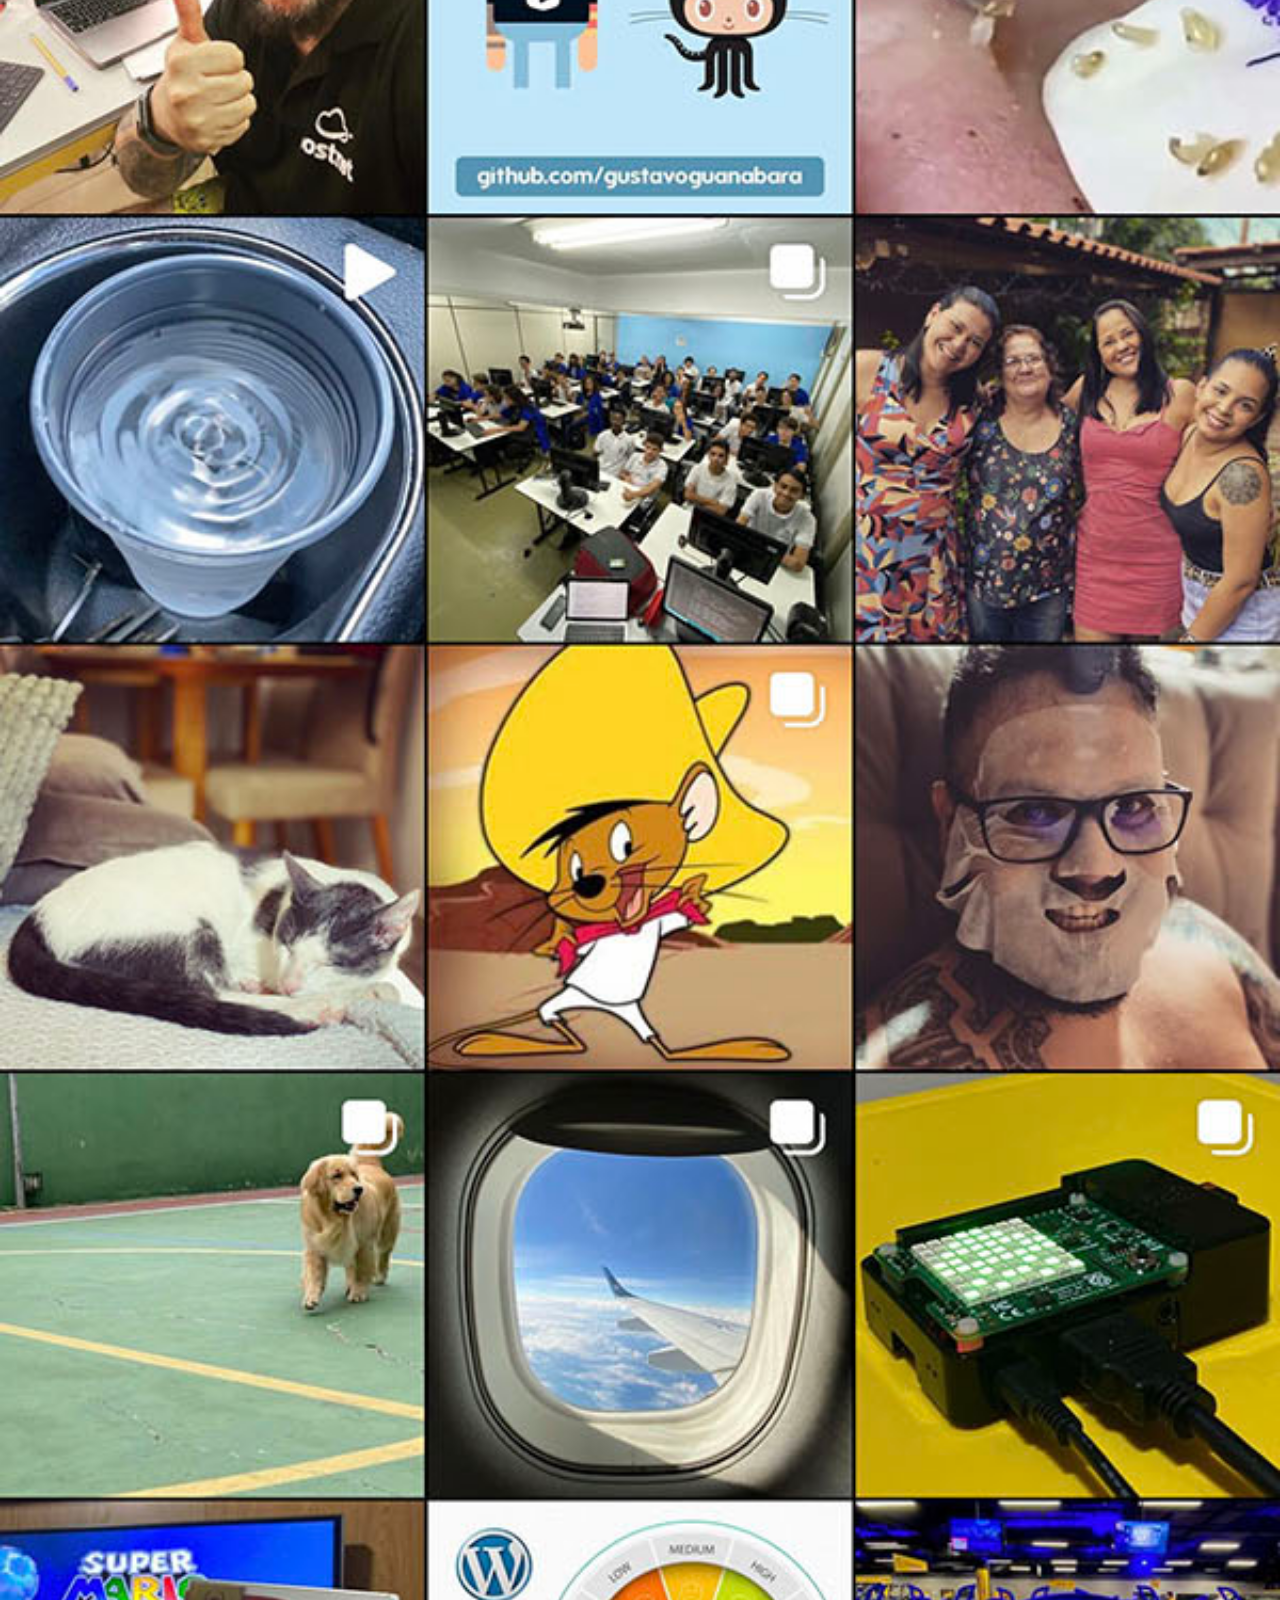
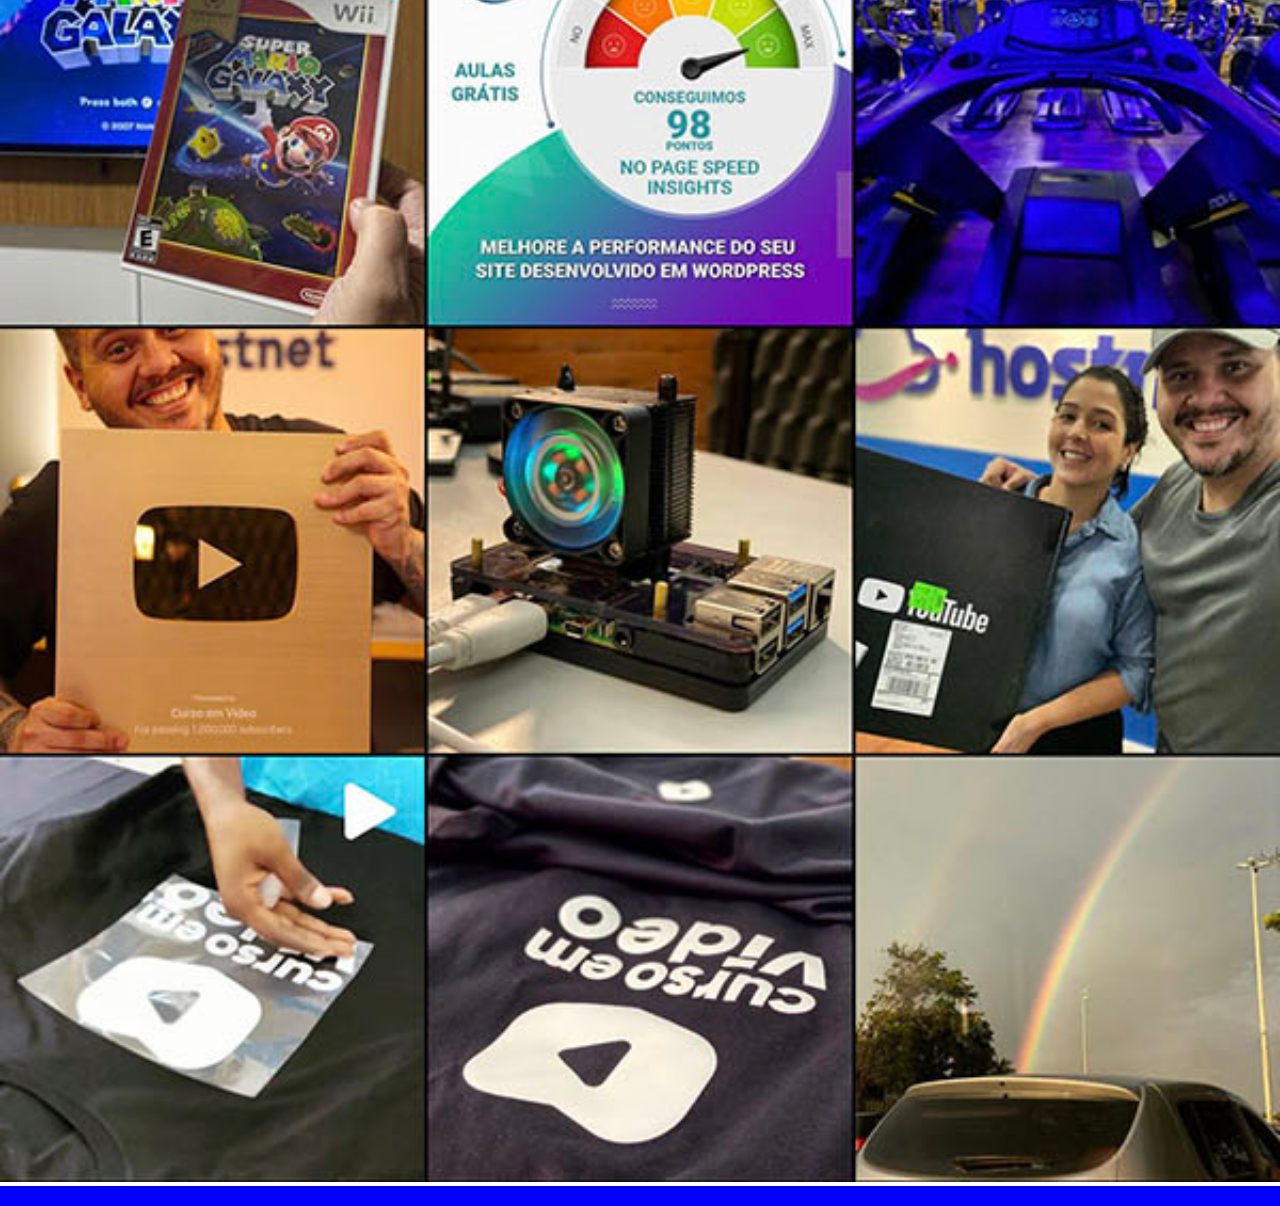
<file: instagran.html>
<!DOCTYPE html>
<html lang="pt-br">
<head>
    <meta charset="UTF-8">
    <meta name="viewport" content="width=device-width, initial-scale=1.0">
    <title>pagina do instagran</title>
    <link rel="stylesheet" href="estilos/social.css">
</head>
<body>
    <img src="imagens/tela-instagram.jpg" alt="instagran">
    <a href="https://www.instagram.com/gustavoguanabara"target="_blank"></a>
</body>
</html>
</file>
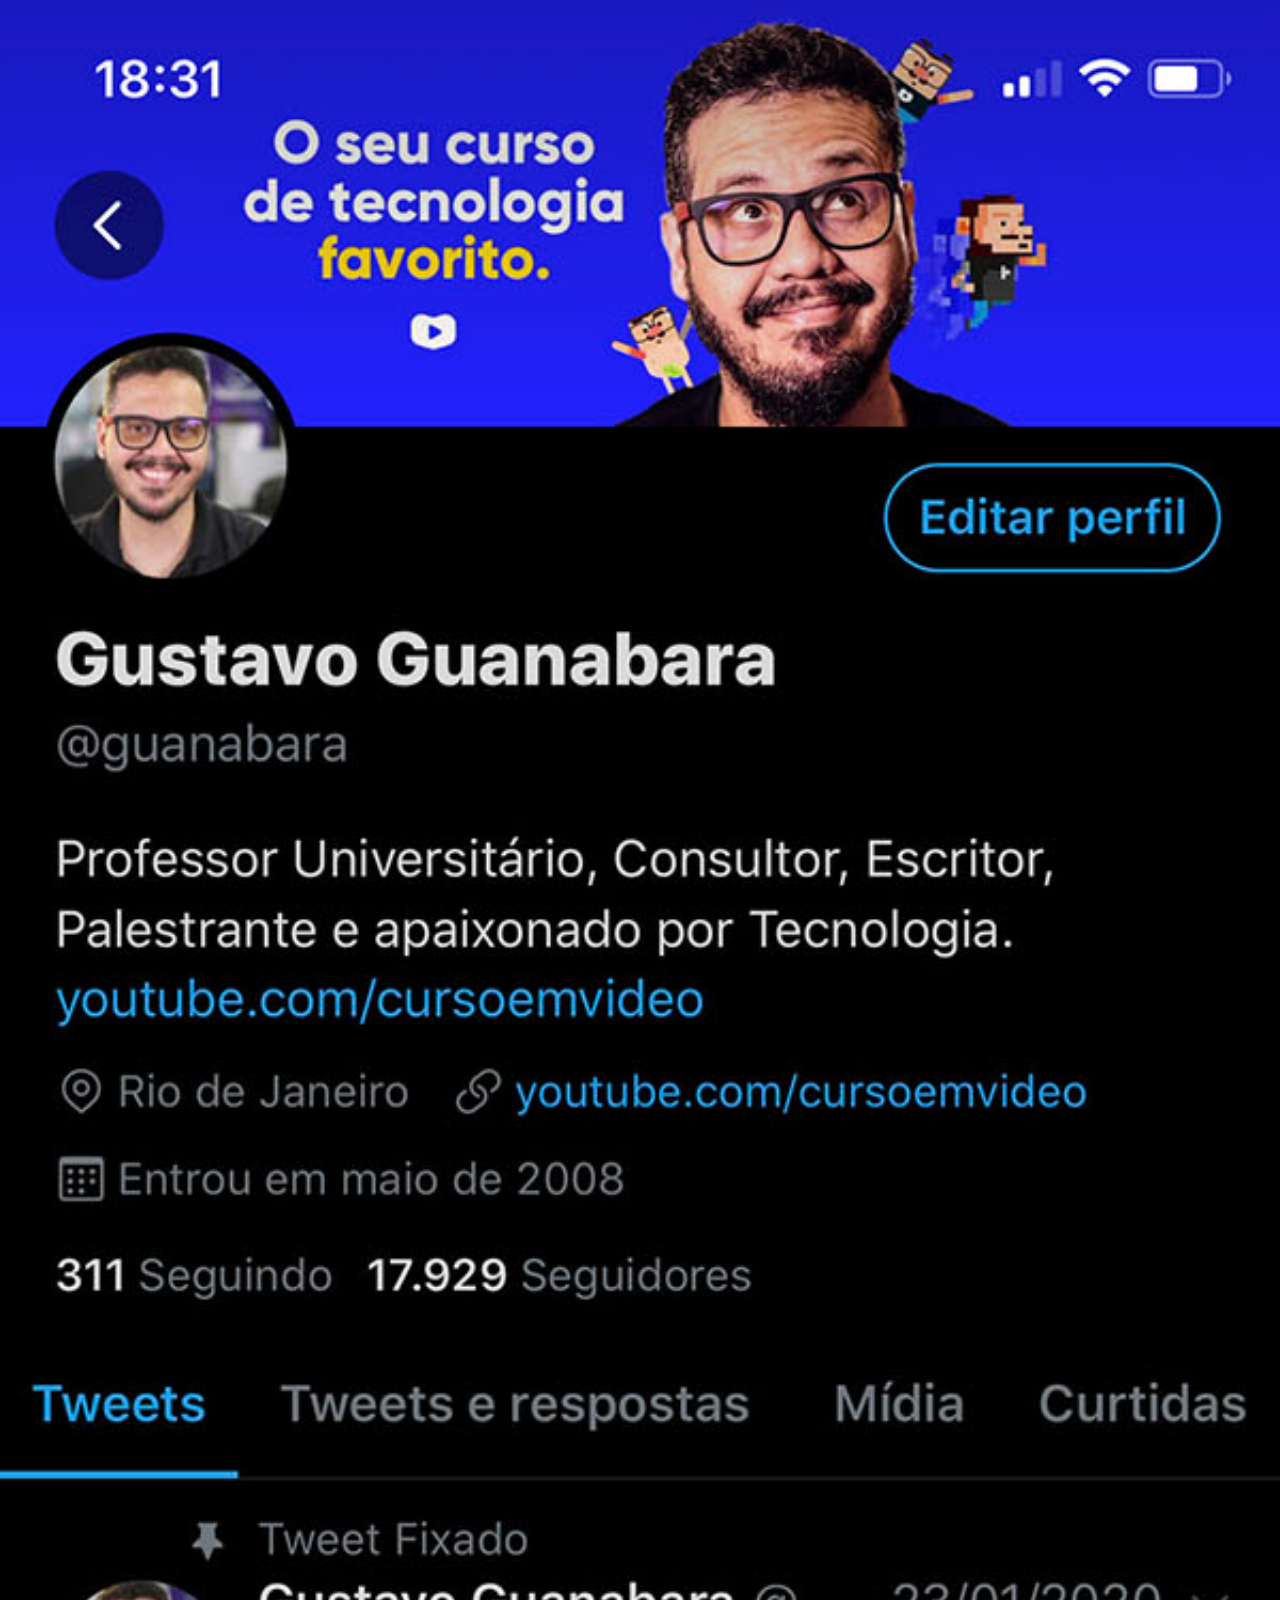
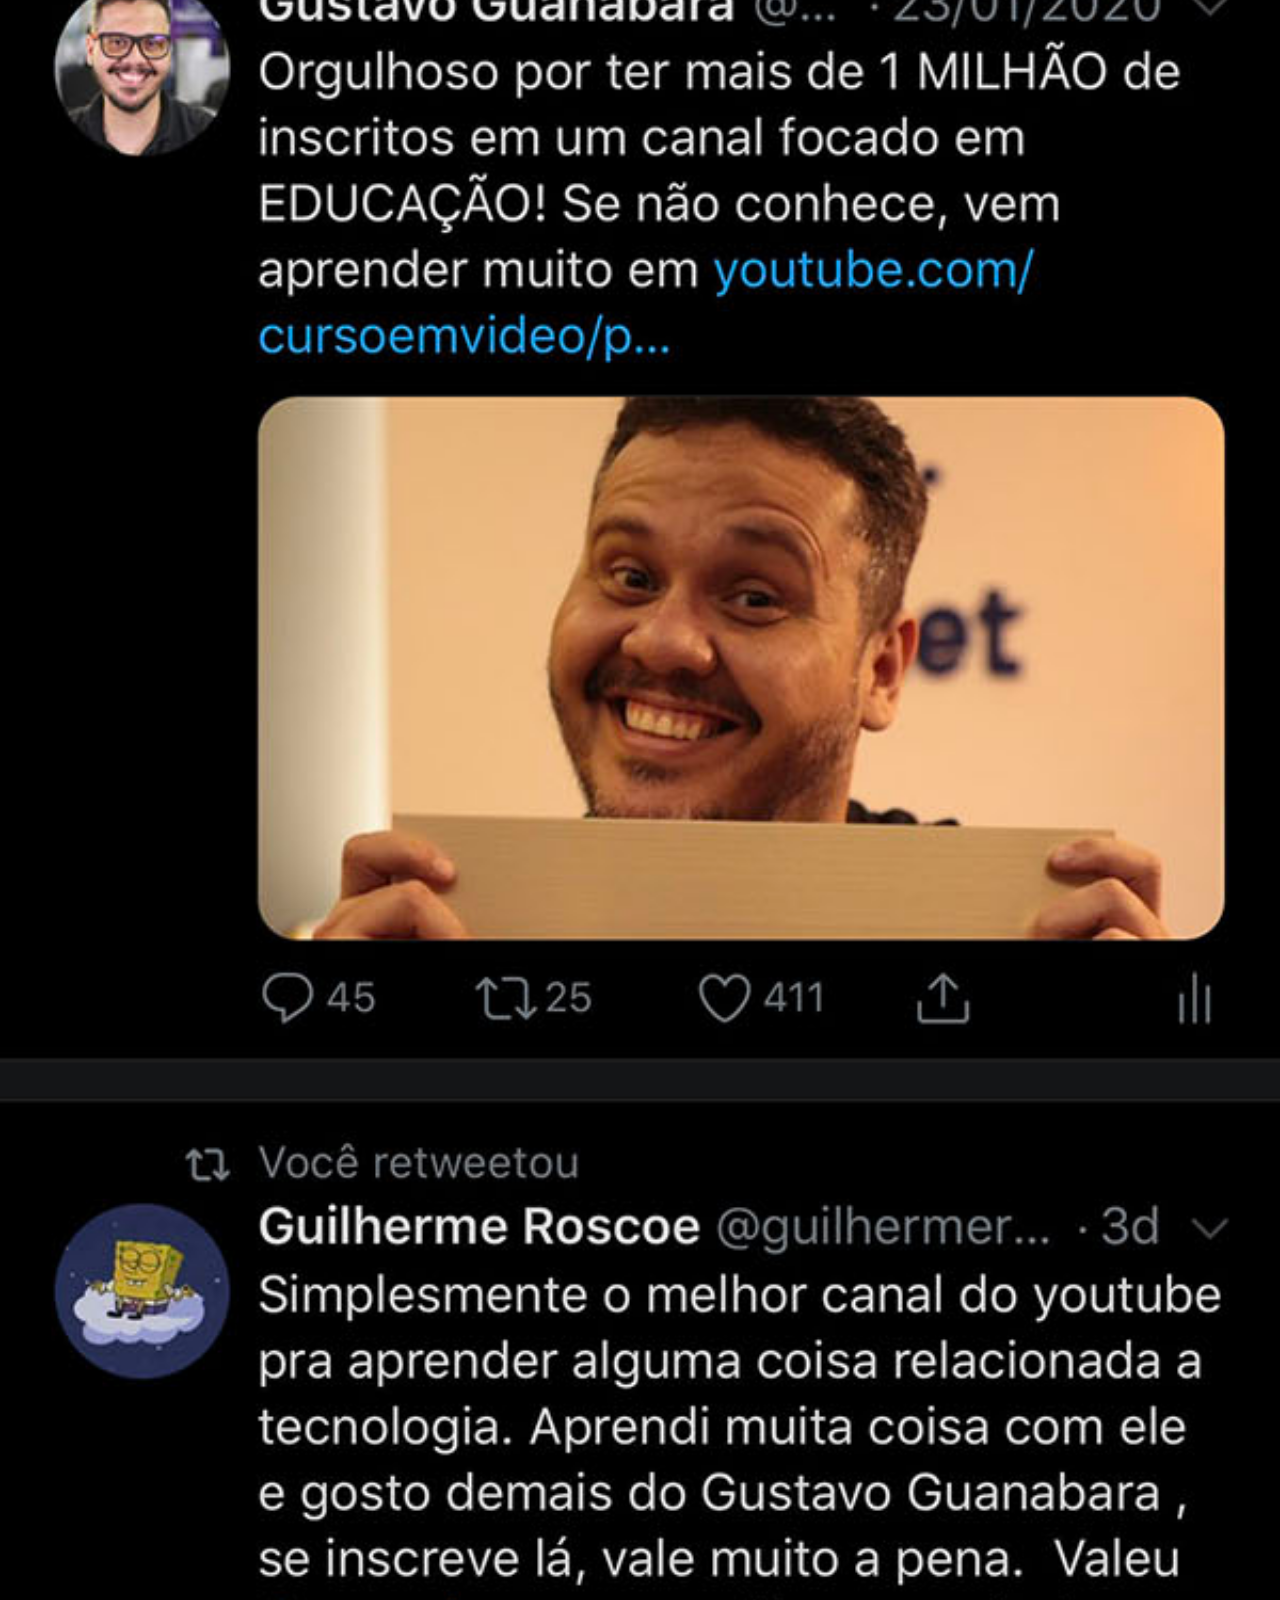
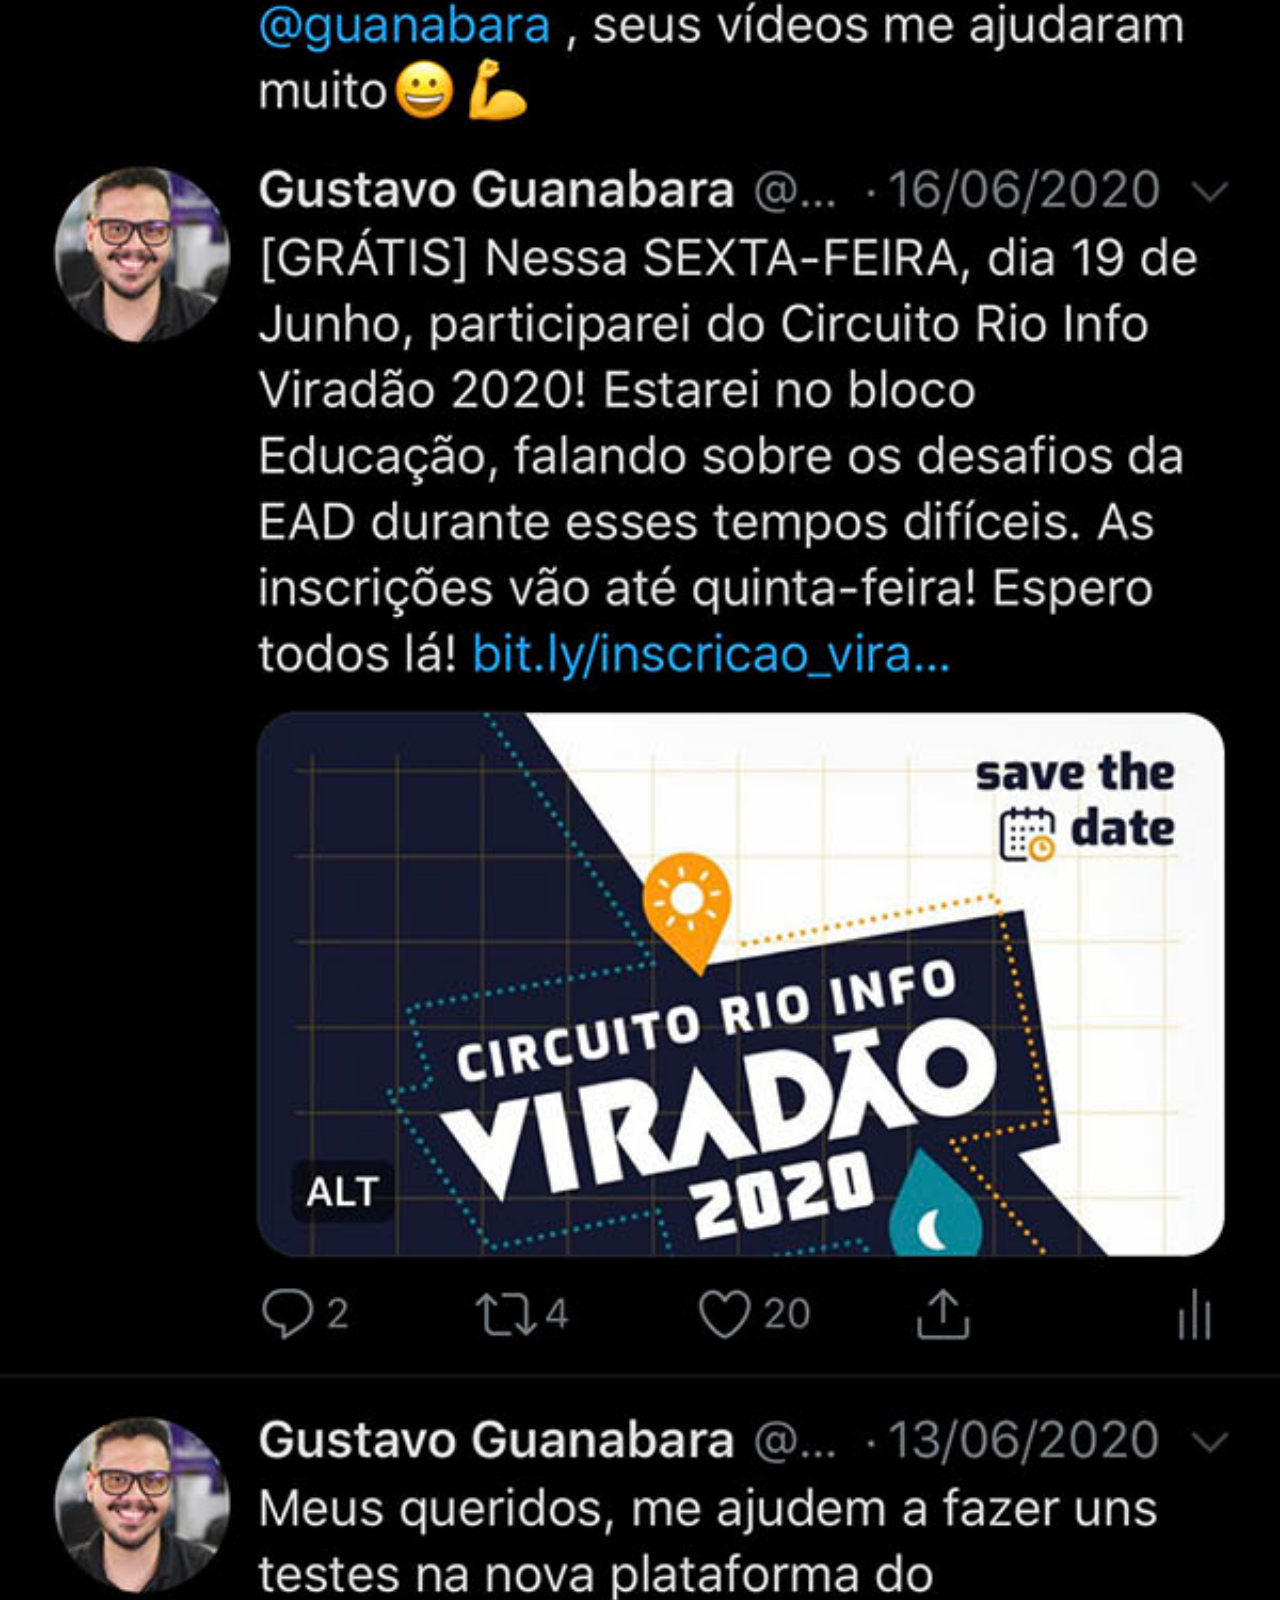
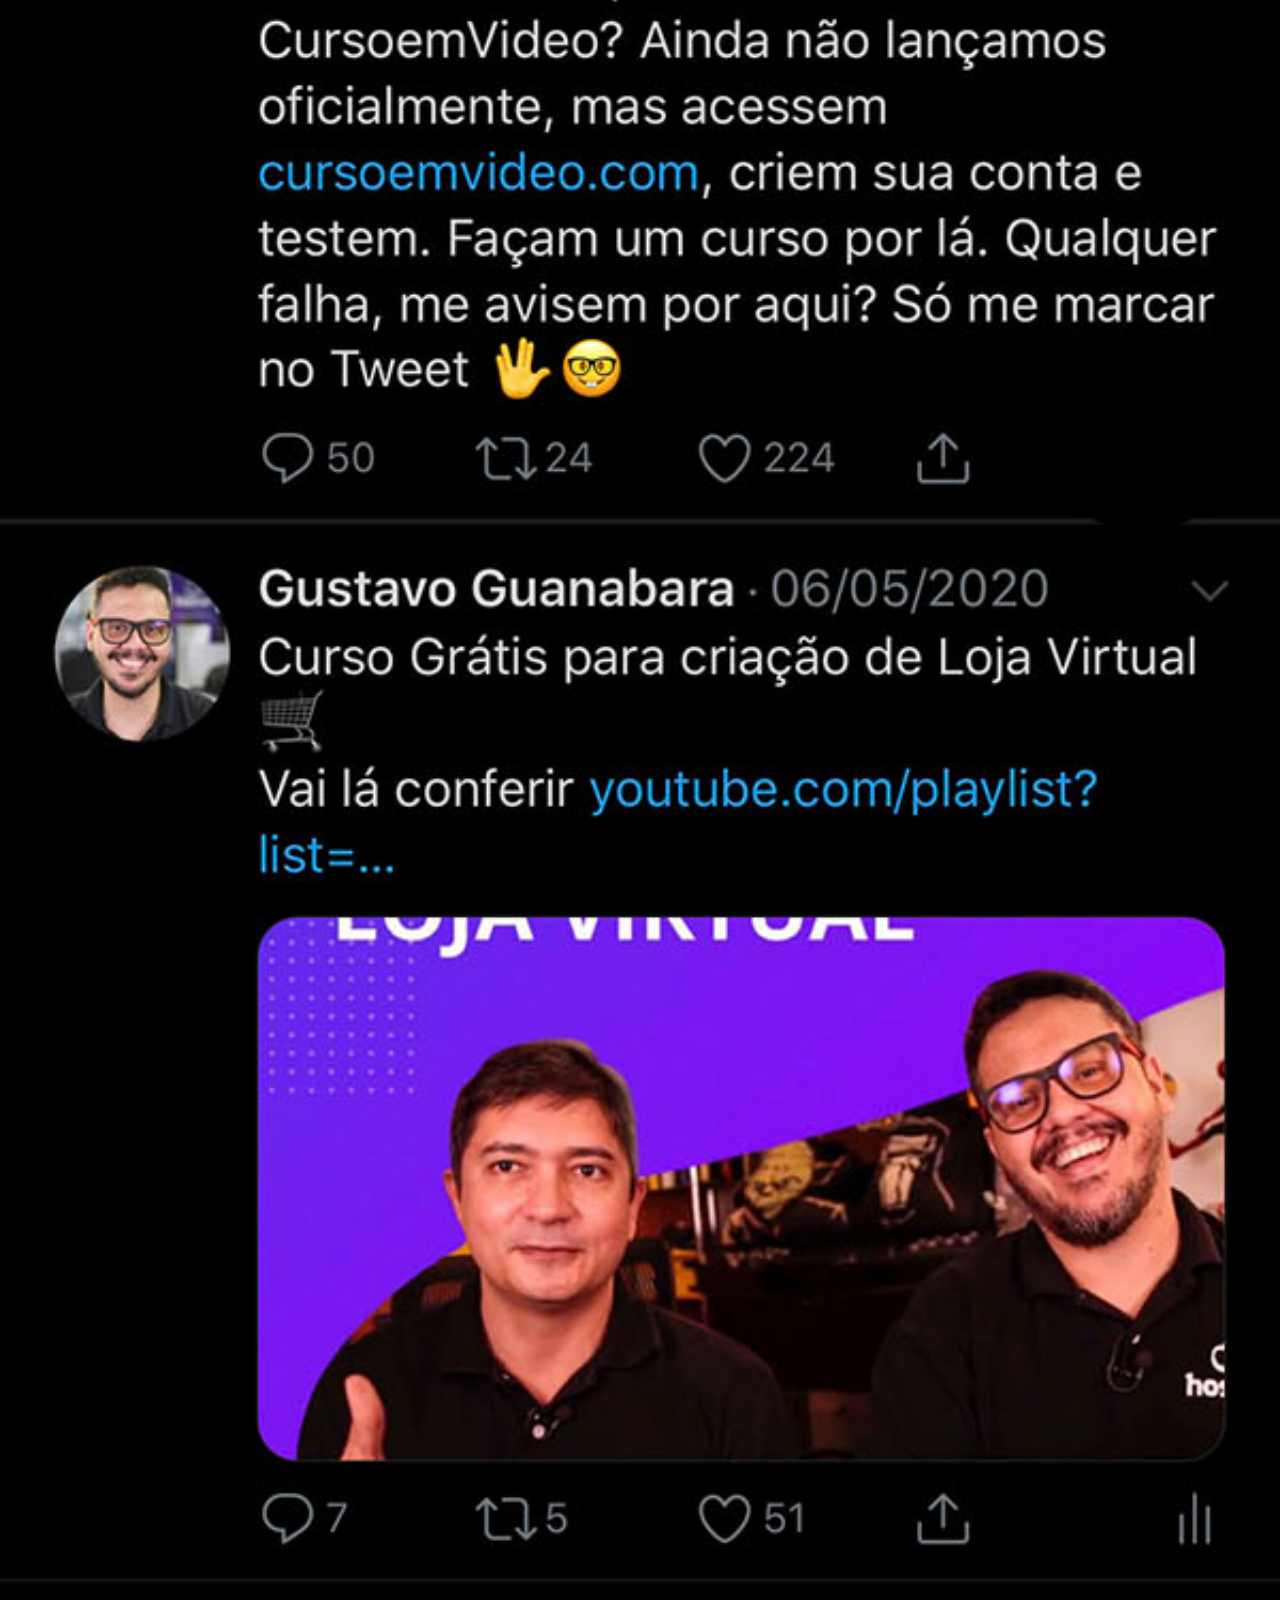
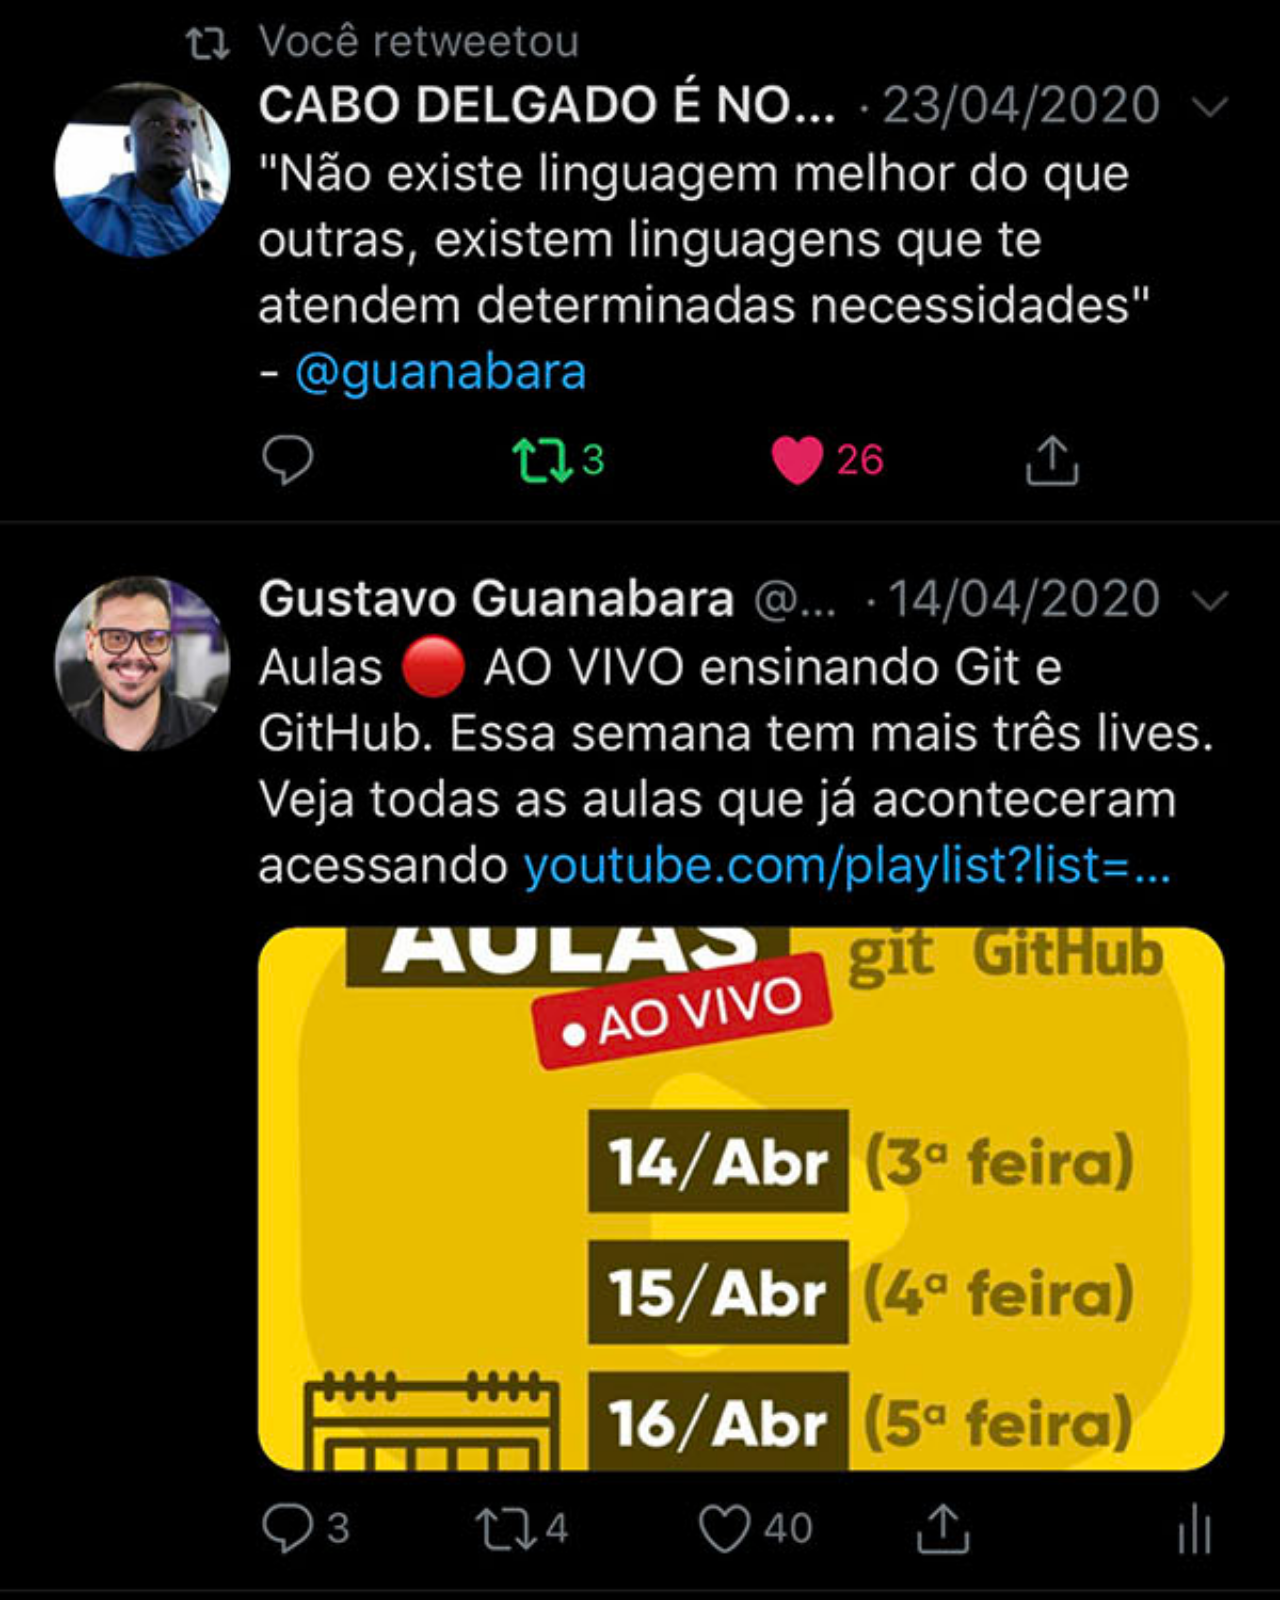
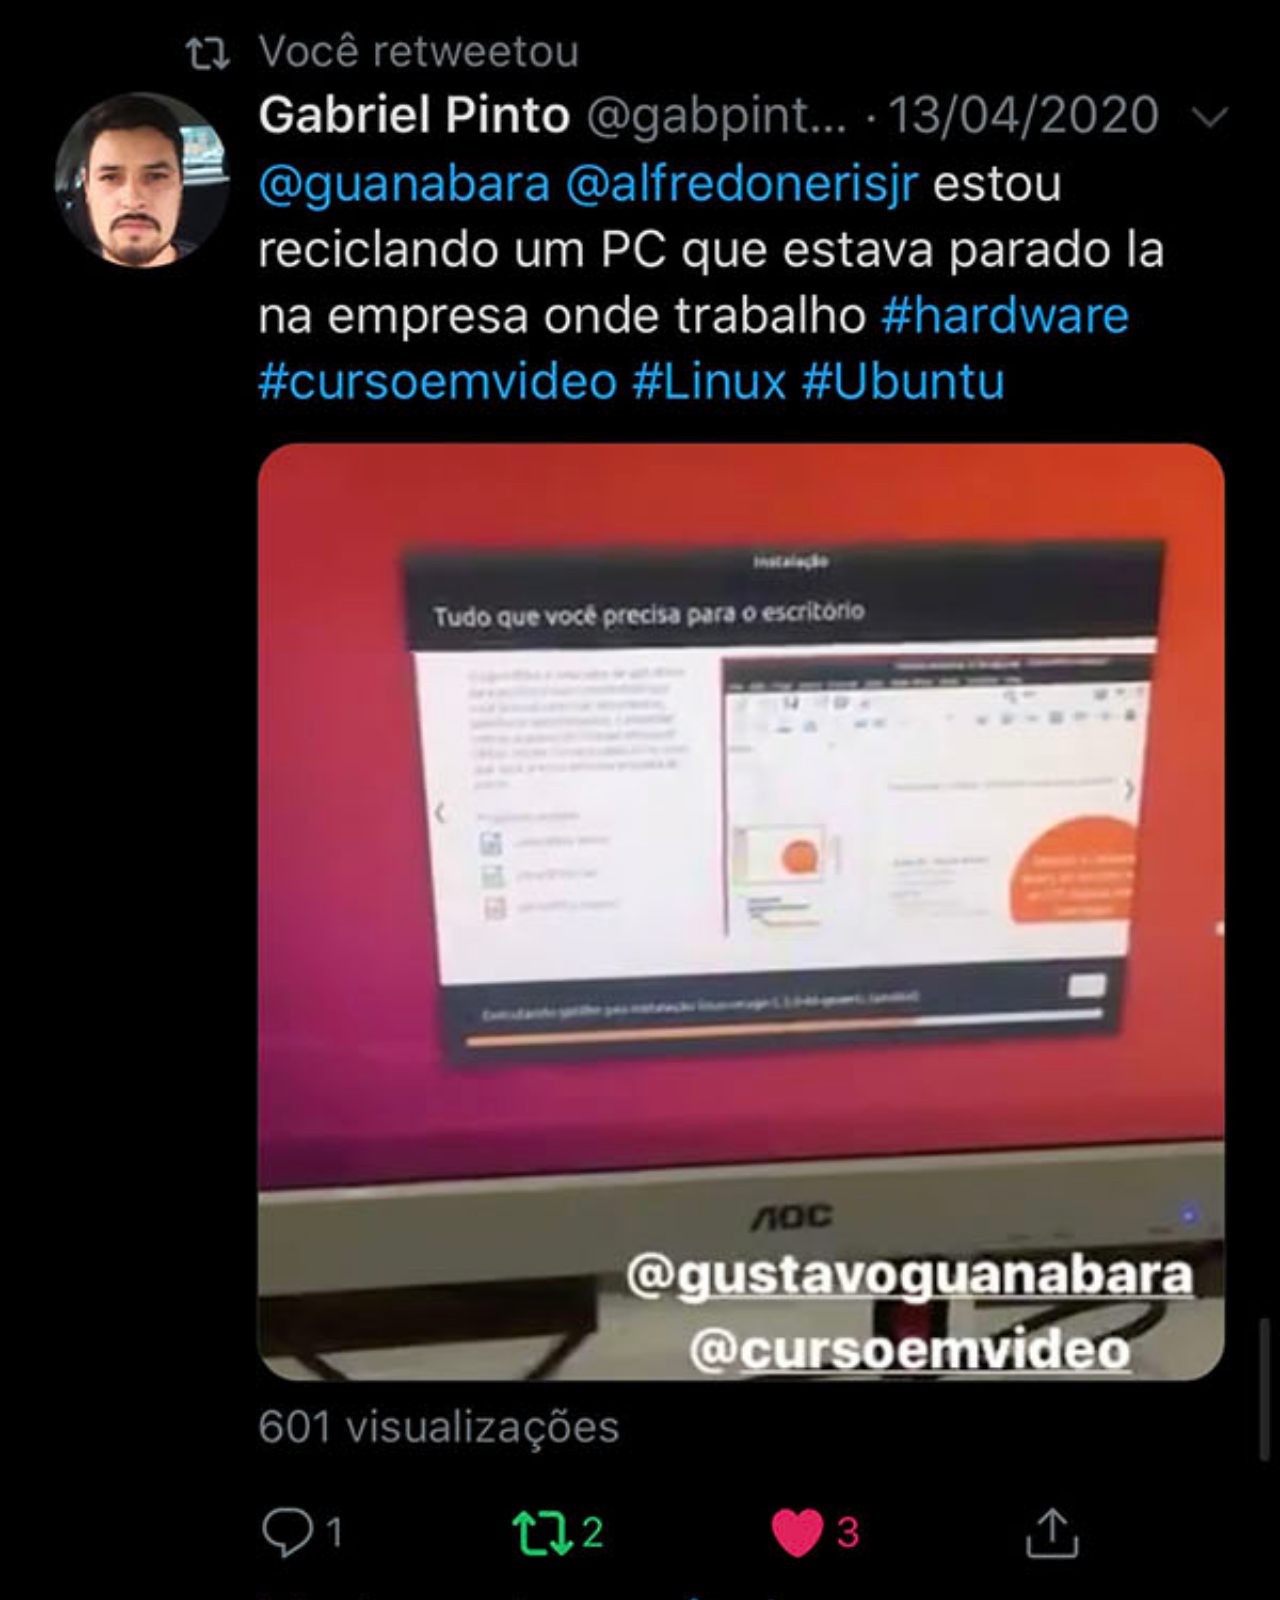
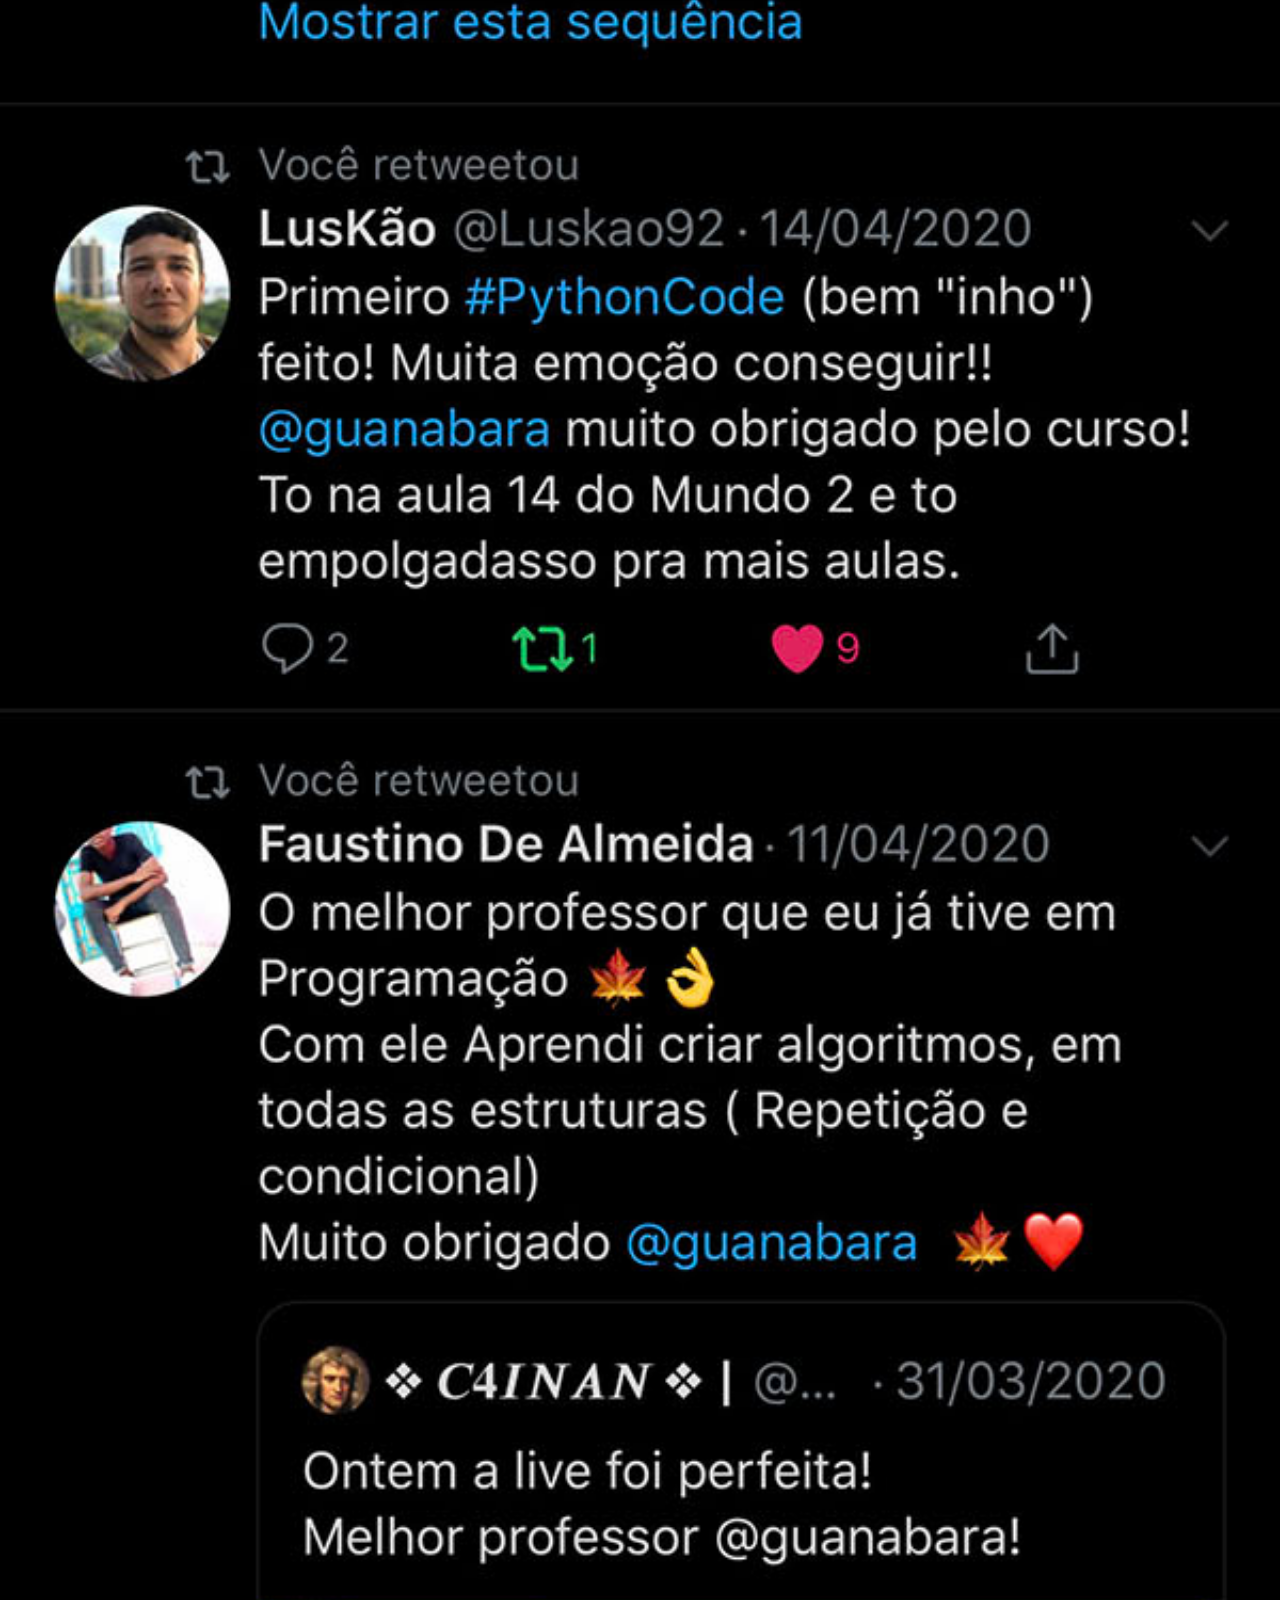
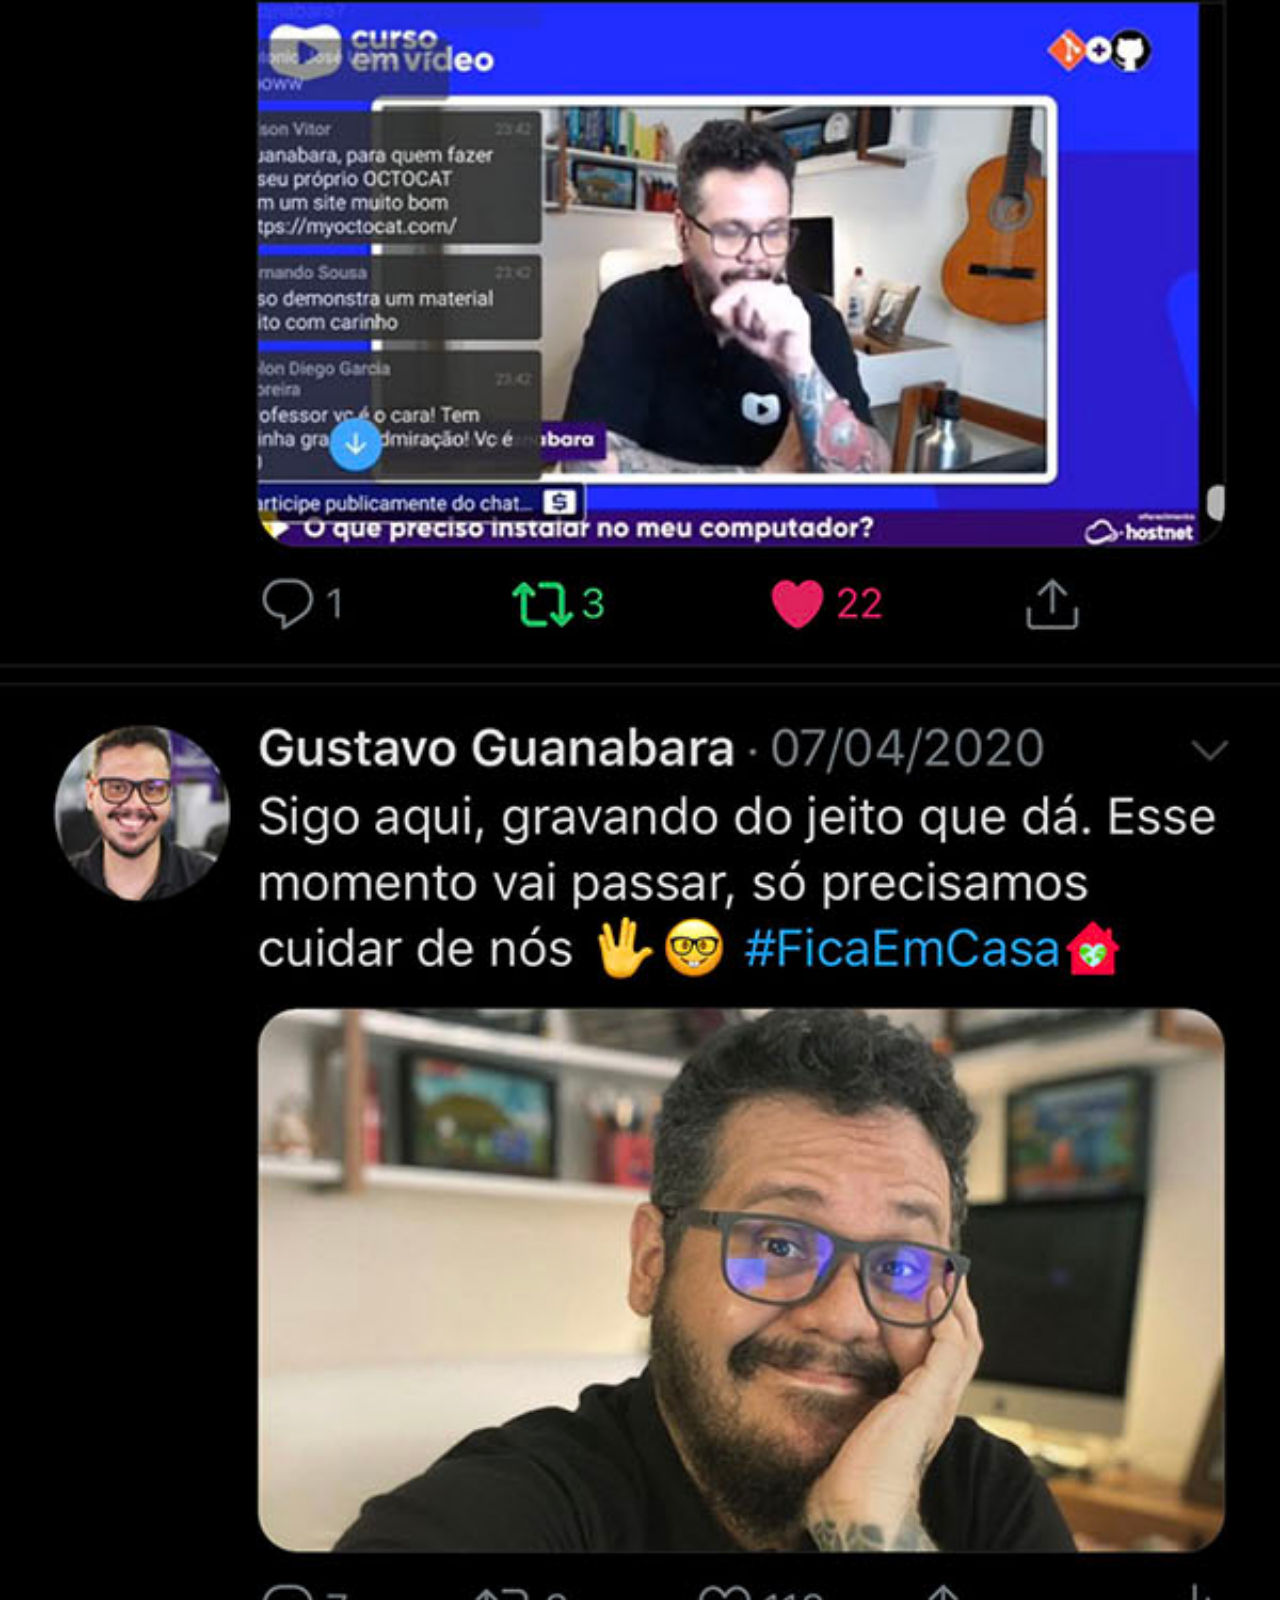
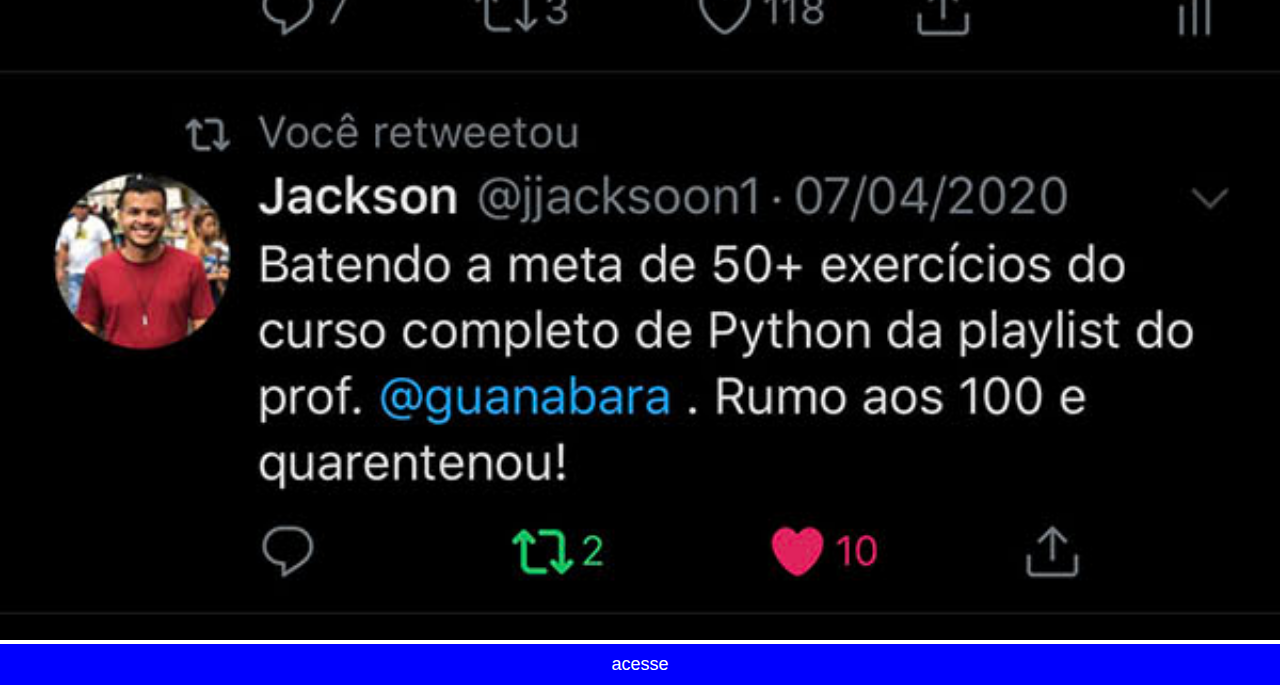
<file: twitter.html>
<!DOCTYPE html>
<html lang="pt-br">
<head>
    <meta charset="UTF-8">
    <meta name="viewport" content="width=device-width, initial-scale=1.0">
    <title>pagina twitwer</title>
    <link rel="stylesheet" href="estilos/social.css">
</head>
<body>
    <img src="imagens/tela-twitter.jpg" alt="twiter">
    <a href="https://twitter.com/i/flow/login?input_flow_data=%7B%22requested_variant%22%3A%22eyJsYW5nIjoicHQifQ%3D%3D%22%7D"target="_blank">acesse</a>
</body>
</html>
</file>
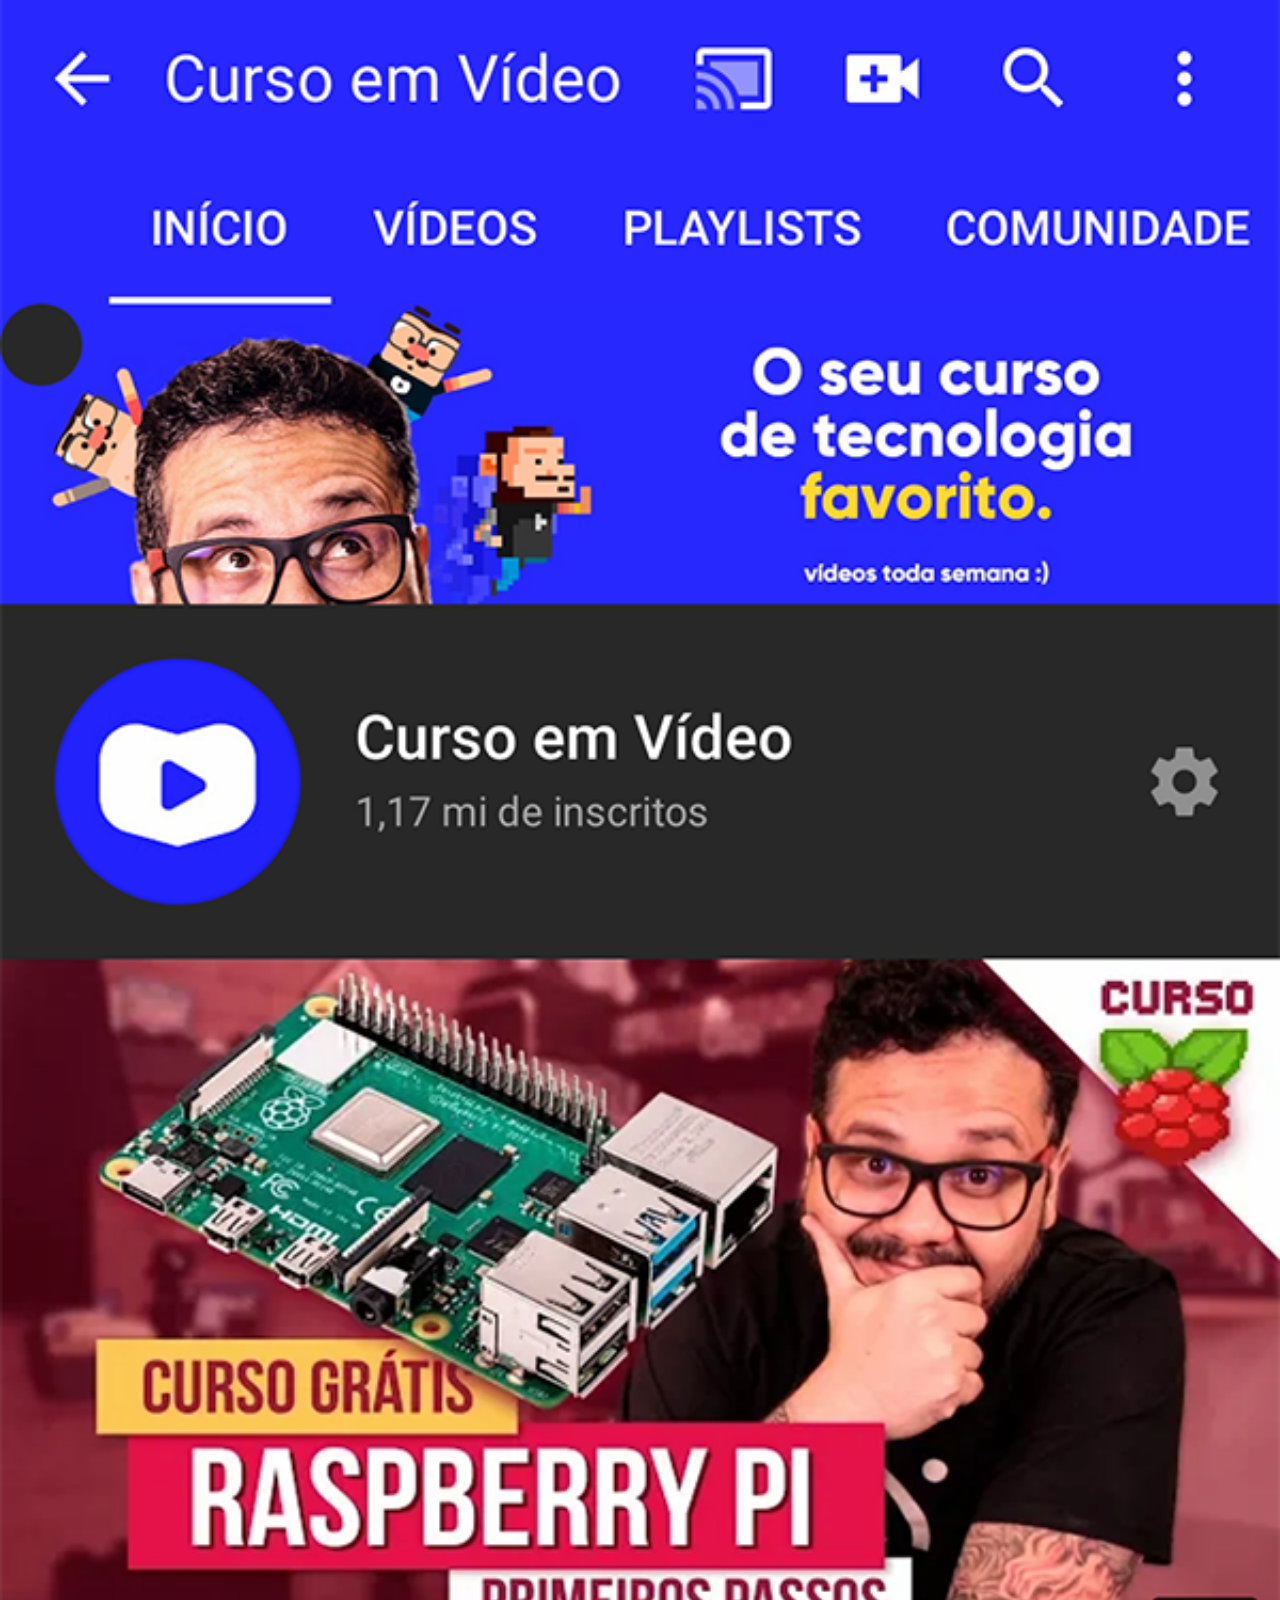
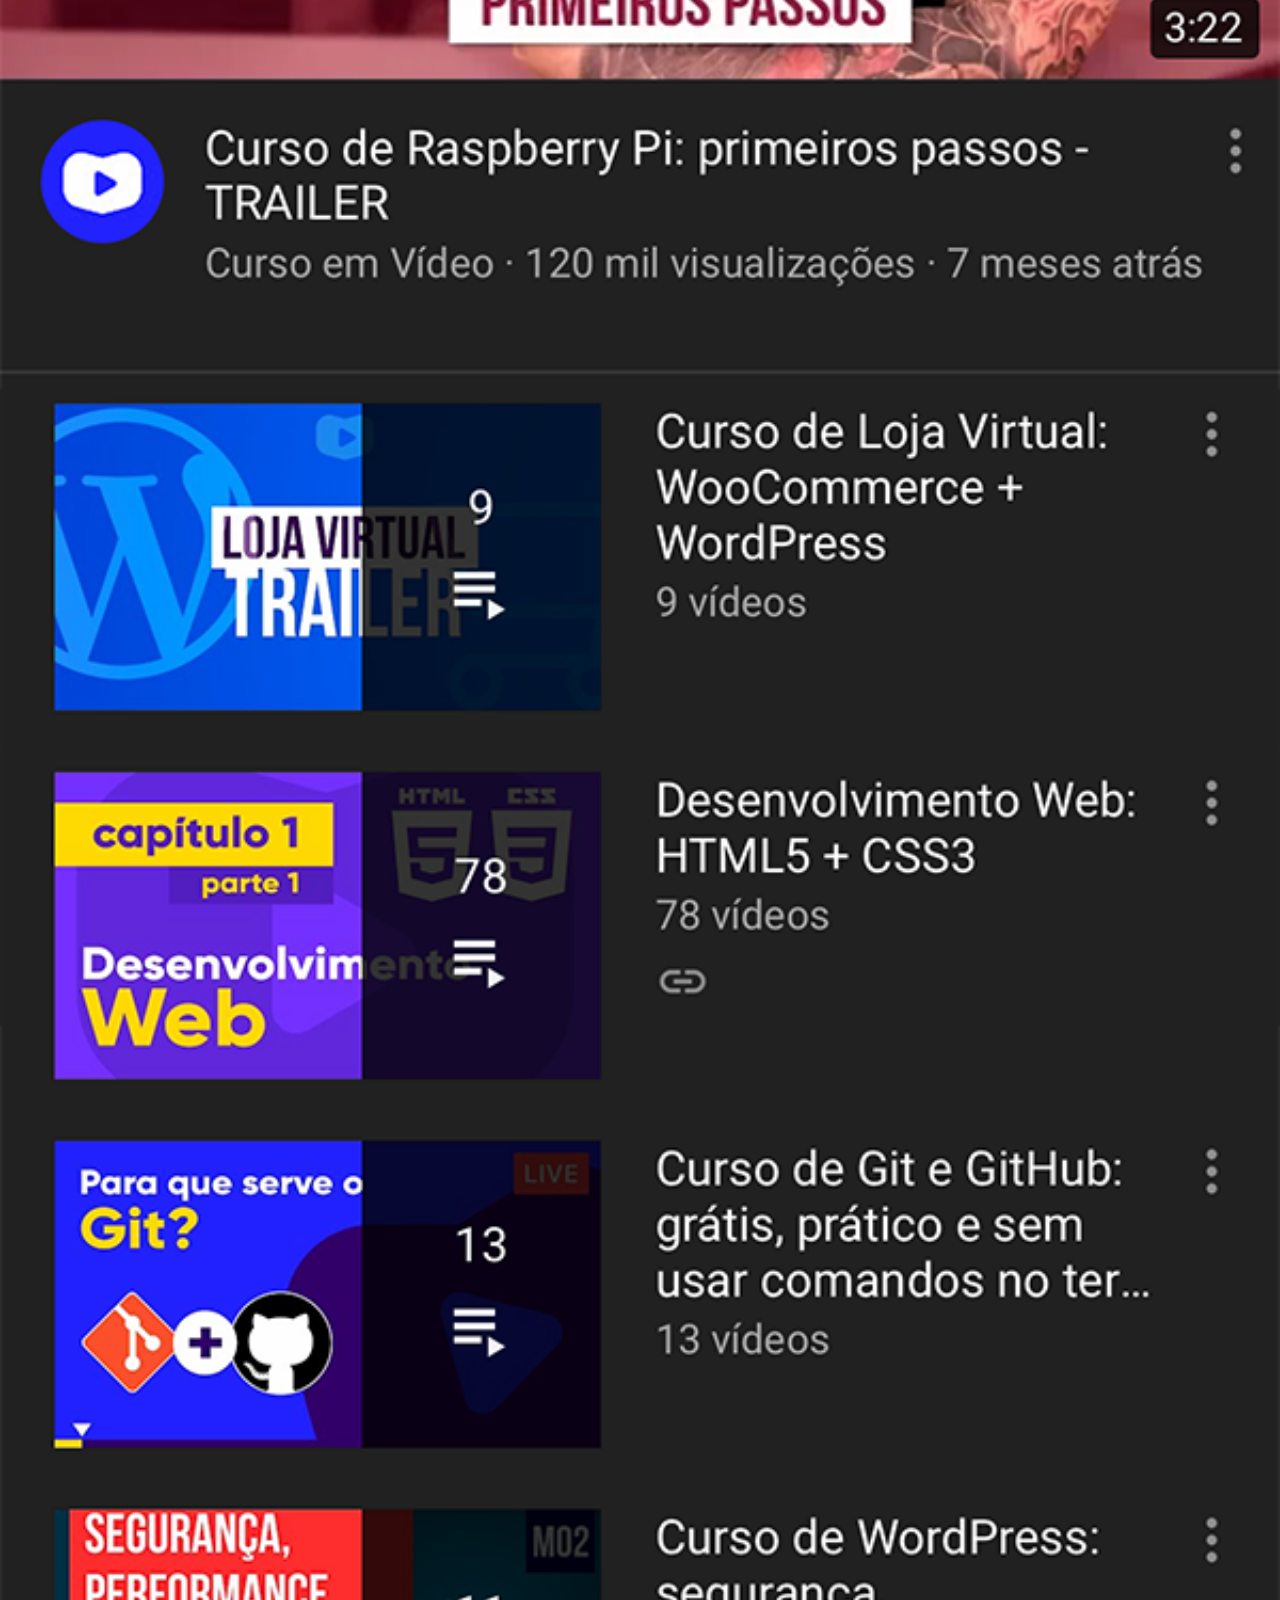
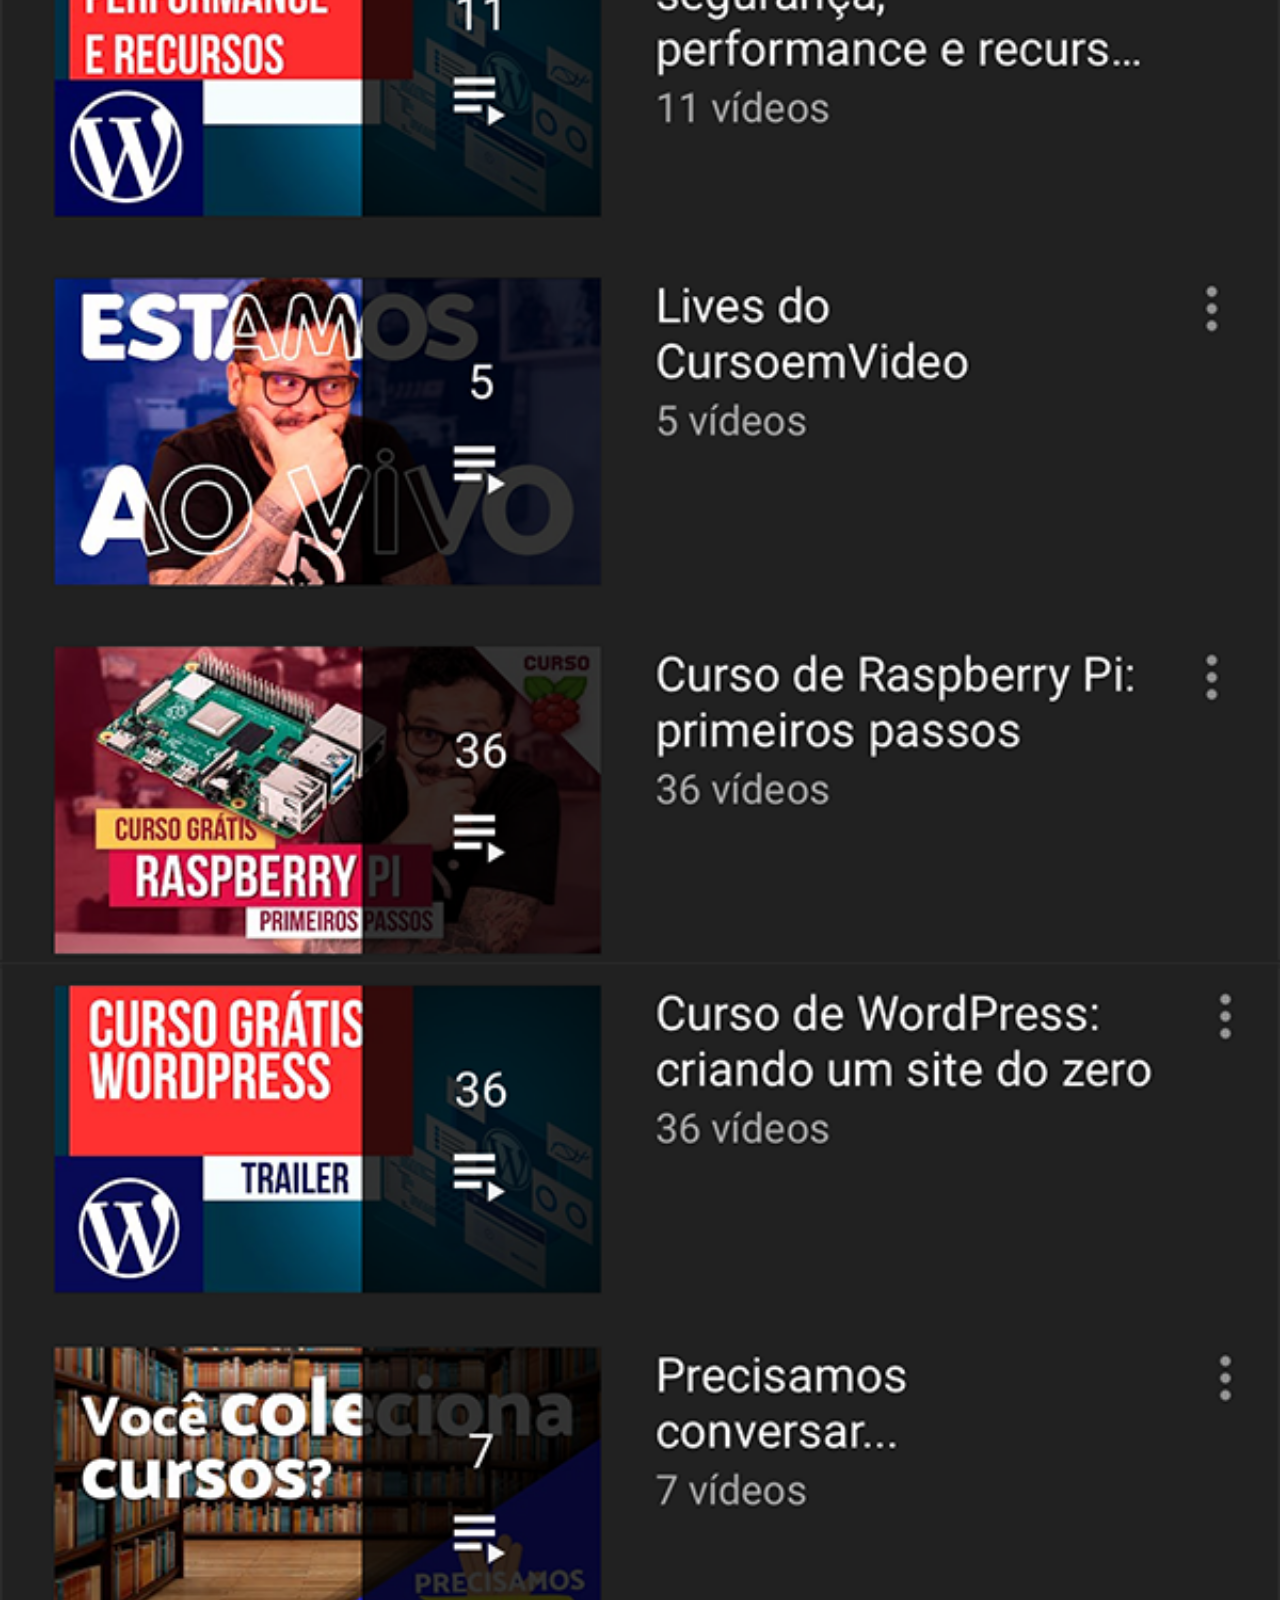
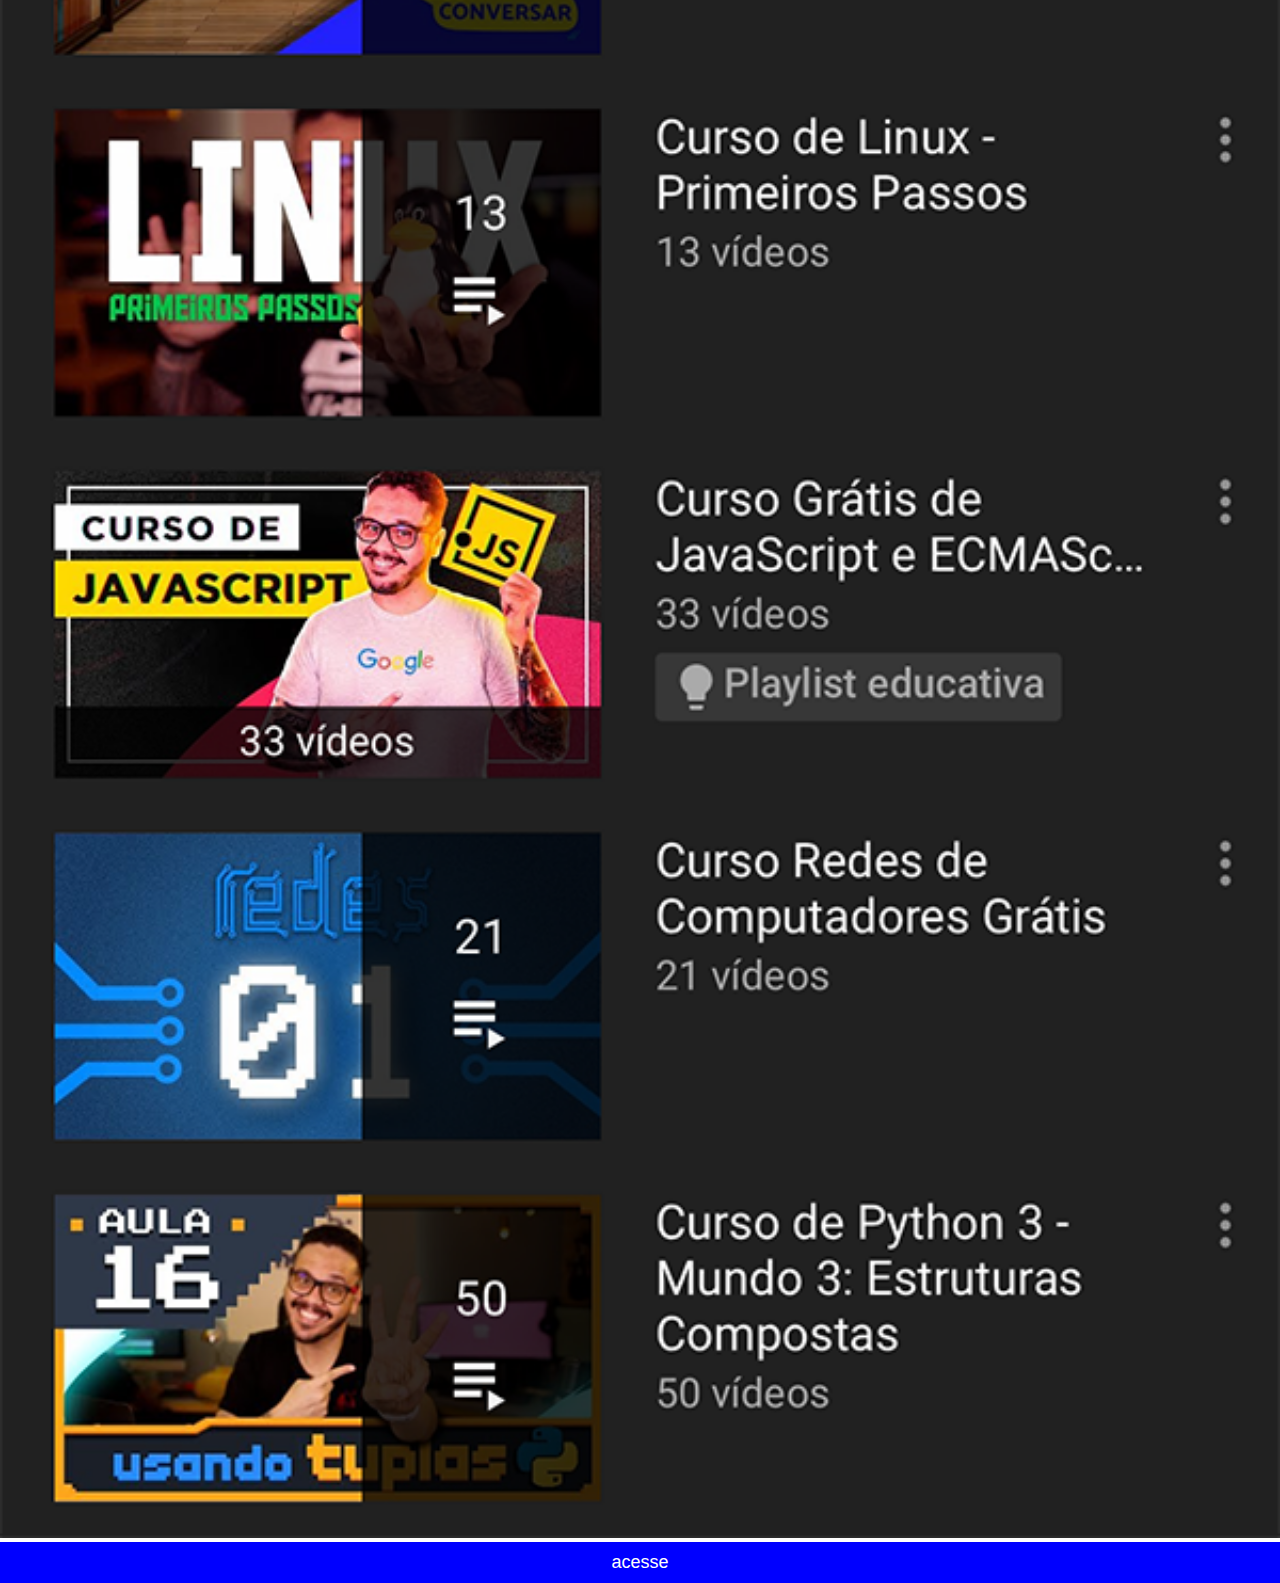
<file: yotube.html>
<!DOCTYPE html>
<html lang="pt-br">
<head>
    <meta charset="UTF-8">
    <meta name="viewport" content="width=device-width, initial-scale=1.0">
    <title>pagina do yotube</title>
    <link rel="stylesheet" href="estilos/social.css">

</head>
<body>
    <img src="imagens/tela-youtube.png" alt="yotube">
    <a href="https://www.youtube.com/@CursoemVideo/courses"target="_blank">acesse</a>
</body>
</html>
</file>
<file: estilos/style.css>
@charset "utf-8";

*{
    margin: 0px;
    padding: 0px;
    font-family: Arial, Helvetica, sans-serif;
}

html{
    height: 100vh;
    width: 100vw;
    background-color: black;
}

body{
    height: 100vh;
    width: 100vw;
    background-image: url('../imagens/fundo-madeira.jpg');
    background-repeat: no-repeat;
    background-size:cover;
    background-attachment: fixed;

    
}

main{
    position: relative;
    height: 100vh;
   
}

section#telefone{
    position:absolute ;
    height: 630px;
    width: 317px;
    top:50%;
    left:50%;
    transform:translate(-50%,  -50% );
    background-image: url('../imagens/frame-iphone.png');
    background-repeat:no-repeat ;
    
}

iframe#tela{
    position: relative;
    top: 80px;
    left: 22px;
    width: 266px;
    height: 471px;
}

section#redessociais{
    text-align: right;
}

section#redessociais img{
    width: 50px;
    margin: 10px;
    border-radius: 50%;
    box-shadow: 3px 3px 5px rgba(0, 0, 0, 0.145);
    box-sizing:border-box
}

section#redessociais img:hover{
    border: 2px solid rgba(255, 255, 255, 0.294);
    transform: translate(-3px, -3px);
    box-shadow:5px 5px 10px rgba(0, 0, 0, 0.446) ;
    transition: transform 0.4s, border 0.3s;
}
</file>
<file: estilos/social.css>
@charset "UTF-8"; 

*{
    margin: 0px;
    padding: 0px;
   font-family: Arial, Helvetica, sans-serif;
}

::-webkit-scrollbar{
    width: 0px;
    height: 0px;

}

img{
    width: 100vw;  
      
}

a{
    display: block;
    text-align: center;
    padding: 10px;
    background-color: blue;
    color: white;
    border-top: 0px;
    text-decoration: none;
    font-size: large;
}

a:hover{
    background-color: rgba(0, 0, 255, 0.534);
    transition: 1s;
}
</file>
